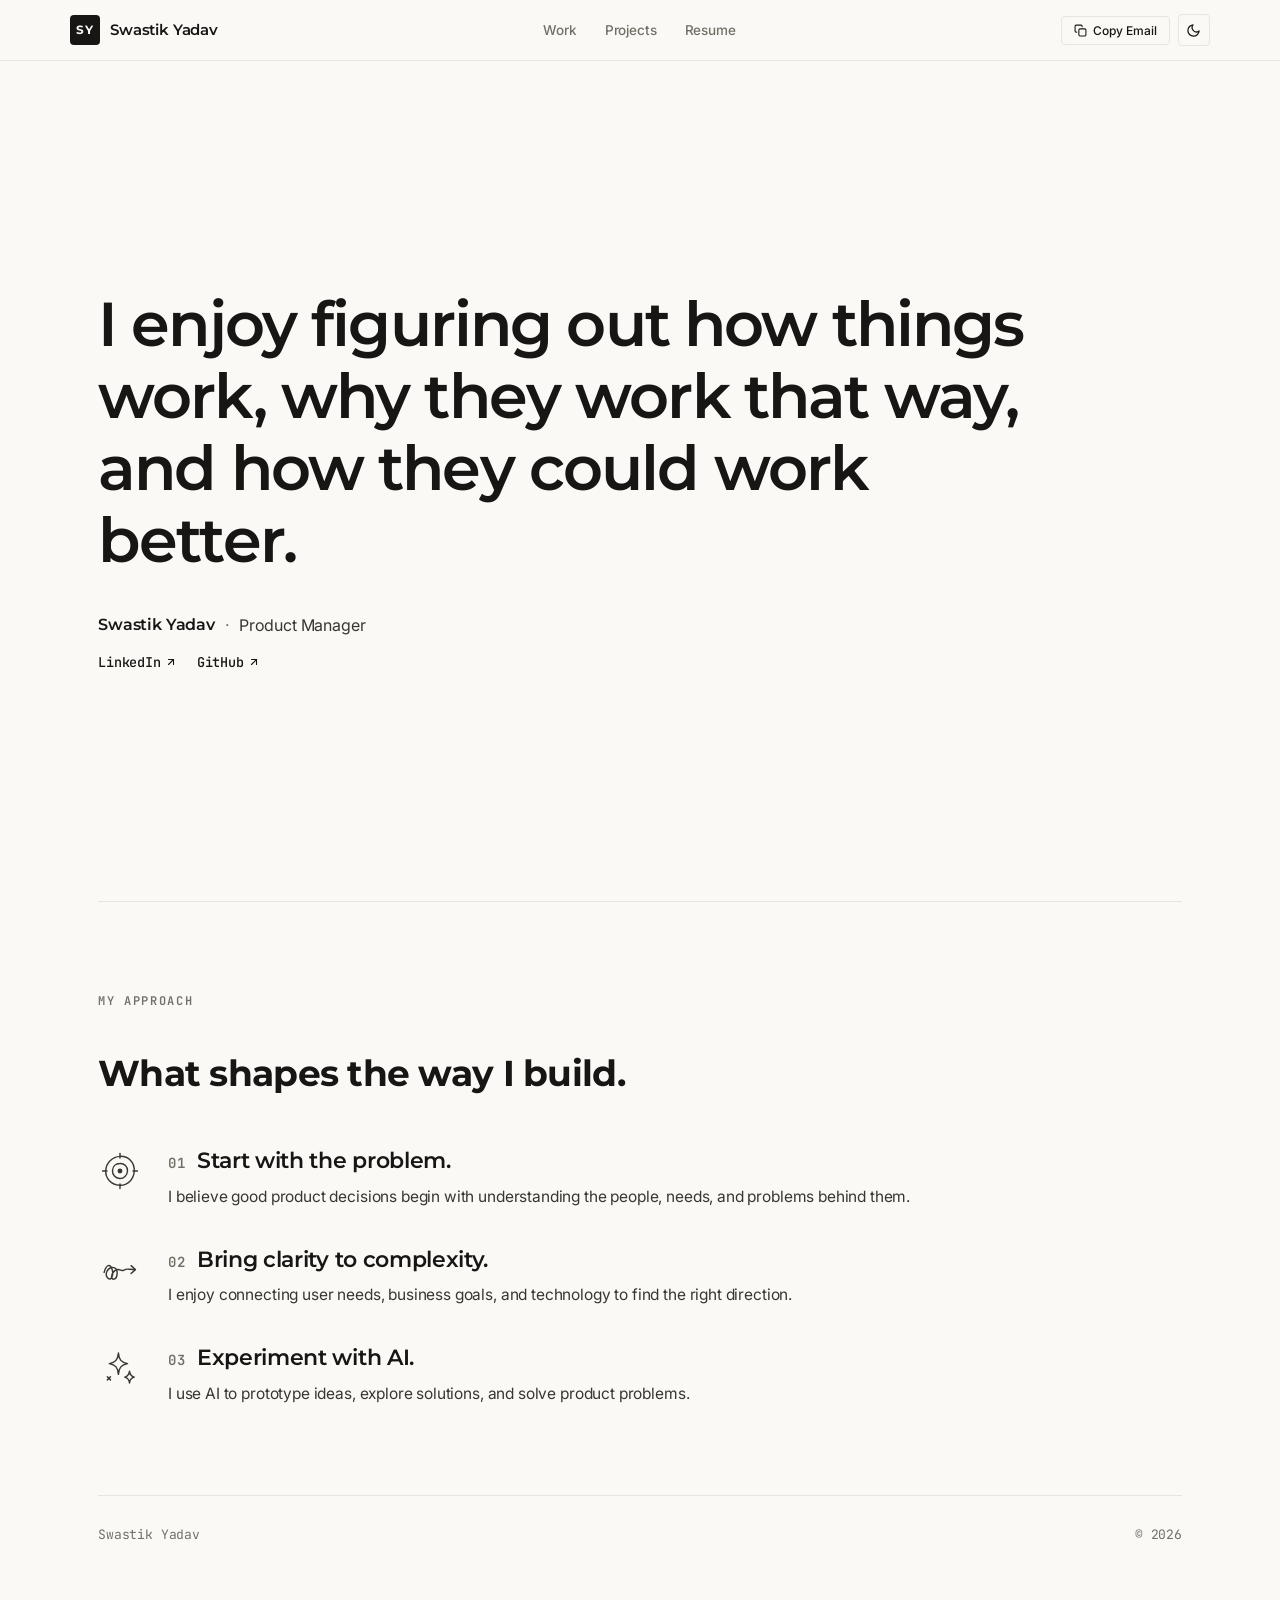
<file: index.html>
<!DOCTYPE html>
<html lang="en">
<head>
  <meta charset="utf-8">
  <meta name="viewport" content="width=device-width, initial-scale=1">
  <title>Swastik Yadav · Product Manager</title>
  <meta name="description" content="I enjoy figuring out how things work, why they work that way, and how they could work better. Swastik Yadav is a Product Manager with 0-to-1 product experience.">
  <meta name="author" content="Swastik Yadav">
  <meta name="robots" content="index, follow">

  <!-- Canonical & Icons -->
  <link rel="icon" href="favicon.svg" type="image/svg+xml">
  <link rel="alternate icon" href="favicon.svg">

  <!-- Social OpenGraph & Twitter Cards -->
  <meta property="og:site_name" content="Swastik Yadav">
  <meta property="og:type" content="profile">
  <meta property="og:title" content="Swastik Yadav · Product Manager">
  <meta property="og:description" content="I enjoy figuring out how things work, why they work that way, and how they could work better.">
  <meta name="twitter:card" content="summary_large_image">
  <meta name="twitter:title" content="Swastik Yadav · Product Manager">
  <meta name="twitter:description" content="I enjoy figuring out how things work, why they work that way, and how they could work better.">

  <!-- Structured Data (JSON-LD) for Search Engines & ATS -->
  <script type="application/ld+json">
  {
    "@context": "https://schema.org",
    "@type": "Person",
    "name": "Swastik Yadav",
    "jobTitle": "Product Manager",
    "email": "mailto:swastik15.work@gmail.com",
    "url": "https://swastikyadav.com",
    "sameAs": [
      "https://github.com/swastik1510",
      "https://www.linkedin.com/in/swastik-yadav15"
    ],
    "alumniOf": {
      "@type": "CollegeOrUniversity",
      "name": "Vellore Institute of Technology, Bhopal"
    }
  }
  </script>

  <!-- Instant Theme Execution -->
  <script>
    (function() {
      const saved = localStorage.getItem('theme');
      const theme = (saved === 'dark') ? 'dark' : 'light';
      document.documentElement.dataset.theme = theme;
    })();
  </script>

  <!-- Fonts and Stylesheets -->
  <link rel="preconnect" href="https://fonts.googleapis.com">
  <link rel="preconnect" href="https://fonts.gstatic.com" crossorigin>
  <link rel="stylesheet" href="/styles.css?v=13">
</head>
<body class="page-home">

  <!-- Sticky Top Navigation Bar -->
  <header class="site-header" role="banner">
    <div class="header-container">
      <a class="brand" href="/" aria-label="Swastik Yadav Home">
        <span class="brand-mark">SY</span>
        <span class="brand-name">Swastik Yadav</span>
      </a>

      <!-- Main Navigation -->
      <nav class="site-nav" aria-label="Main Navigation">
        <a href="/work" class="nav-link" data-nav="work">Work</a>
        <a href="/projects" class="nav-link" data-nav="projects">Projects</a>
        <a href="/resume" class="nav-link" data-nav="resume">Resume</a>
      </nav>

      <div class="header-actions">
        <!-- Copy Email Action -->
        <button type="button" class="btn-action" data-copy-email="swastik15.work@gmail.com" aria-label="Copy email address" title="Copy email address">
          <svg viewBox="0 0 24 24" fill="none" stroke-width="2" stroke-linecap="round" stroke-linejoin="round">
            <rect x="9" y="9" width="13" height="13" rx="2" ry="2"></rect>
            <path d="M5 15H4a2 2 0 0 1-2-2V4a2 2 0 0 1 2-2h9a2 2 0 0 1 2 2v1"></path>
          </svg>
          <span>Copy Email</span>
        </button>

        <!-- Theme Toggle -->
        <button type="button" class="theme-toggle" data-theme-toggle aria-label="Toggle color theme" title="Toggle theme">
          <span class="theme-toggle-icon"></span>
        </button>
      </div>
    </div>
  </header>

  <!-- Main Homepage Content (Wide Full Size Website Layout) -->
  <main class="page-container" role="main">
    <div class="home-clean-layout">

      <!-- Hero Statement Section -->
      <section class="hero-quote-block" aria-labelledby="hero-quote">
        <h1 id="hero-quote" class="hero-statement-text">
          I enjoy figuring out how things work, why they work that way, and how they could work better.
        </h1>

        <div class="hero-identity-row">
          <div class="identity-badge-group">
            <span class="identity-name">Swastik Yadav</span>
            <span class="identity-sep">·</span>
            <span class="identity-role">Product Manager</span>
          </div>

          <div class="identity-links">
            <a href="https://linkedin.com/in/swastik-yadav15" target="_blank" rel="noopener noreferrer" class="arrow-link">
              <span>LinkedIn</span>
              <svg width="12" height="12" viewBox="0 0 24 24" fill="none" stroke="currentColor" stroke-width="2.2" stroke-linecap="round" stroke-linejoin="round">
                <line x1="7" y1="17" x2="17" y2="7"></line>
                <polyline points="7 7 17 7 17 17"></polyline>
              </svg>
            </a>
            <a href="https://github.com/swastik1510" target="_blank" rel="noopener noreferrer" class="arrow-link">
              <span>GitHub</span>
              <svg width="12" height="12" viewBox="0 0 24 24" fill="none" stroke="currentColor" stroke-width="2.2" stroke-linecap="round" stroke-linejoin="round">
                <line x1="7" y1="17" x2="17" y2="7"></line>
                <polyline points="7 7 17 7 17 17"></polyline>
              </svg>
            </a>
          </div>
        </div>
      </section>

      <!-- MY APPROACH Section (Vertical Non-Card with Sketchy Shapes) -->
      <section class="approach-block" aria-labelledby="approach-heading">
        <p class="approach-label">MY APPROACH</p>
        <h2 id="approach-heading" class="approach-headline">What shapes the way I build.</h2>

        <div class="approach-vertical-list">
          <!-- Point 01 -->
          <article class="approach-row">
            <div class="approach-sketch-icon" aria-hidden="true" title="Start with the problem">
              <!-- Hand-drawn inquiry target / focus lens sketch -->
              <svg viewBox="0 0 48 48" fill="none" stroke="currentColor" stroke-width="1.8" stroke-linecap="round" stroke-linejoin="round">
                <path d="M24 5.5 C34.5 5, 42.5 13, 42 24 C41.5 34.5, 33.5 42.5, 23.5 42 C13 41.5, 5.5 33.5, 6 23.5 C6.5 13.5, 14 6, 24.5 5.5" />
                <path d="M24 14.5 C29.5 14.2, 33.8 18.5, 33.5 24 C33.2 29.5, 28.8 33.8, 23.5 33.5 C18.2 33.2, 14.2 28.8, 14.5 23.5 C14.8 18.2, 18.5 14.5, 24 14.5" />
                <circle cx="24" cy="24" r="2.2" fill="currentColor" />
                <path d="M24 2 L24 7.5" />
                <path d="M24 40.5 L24 46" />
                <path d="M2 24 L7.5 24" />
                <path d="M40.5 24 L46 24" />
              </svg>
            </div>

            <div class="approach-details">
              <div class="approach-header-line">
                <span class="approach-num">01</span>
                <h3 class="approach-title">Start with the problem.</h3>
              </div>
              <p class="approach-desc">
                I believe good product decisions begin with understanding the people, needs, and problems behind them.
              </p>
            </div>
          </article>

          <!-- Point 02 -->
          <article class="approach-row">
            <div class="approach-sketch-icon" aria-hidden="true" title="Bring clarity to complexity">
              <!-- Hand-drawn design squiggle: tangle resolving into straight arrow -->
              <svg viewBox="0 0 48 48" fill="none" stroke="currentColor" stroke-width="1.8" stroke-linecap="round" stroke-linejoin="round">
                <path d="M4 27 C6.5 17, 12 15, 14.5 25 C16 33, 11.5 38.5, 8 33.5 C4.5 28.5, 8.5 20, 16 21 C22.5 22, 21 34.5, 16.5 35.5 C12.5 36.5, 12 28.5, 18 24.5 C23 20.5, 26.5 27, 29.5 24 C32 21.5, 35 23.5, 43 23.5" />
                <path d="M38 18.5 L43.5 23.5 L38 28.5" />
              </svg>
            </div>

            <div class="approach-details">
              <div class="approach-header-line">
                <span class="approach-num">02</span>
                <h3 class="approach-title">Bring clarity to complexity.</h3>
              </div>
              <p class="approach-desc">
                I enjoy connecting user needs, business goals, and technology to find the right direction.
              </p>
            </div>
          </article>

          <!-- Point 03 -->
          <article class="approach-row">
            <div class="approach-sketch-icon" aria-hidden="true" title="Experiment with AI">
              <!-- Hand-drawn playful sparkles / AI innovation stars -->
              <svg viewBox="0 0 48 48" fill="none" stroke="currentColor" stroke-width="1.8" stroke-linecap="round" stroke-linejoin="round">
                <path d="M22 5 C22.8 13.5, 25.5 17, 33.5 18.5 C25.5 20, 22.8 23.5, 22 32 C21.2 23.5, 18.5 20, 10.5 18.5 C18.5 17, 21.2 13.5, 22 5 Z" />
                <path d="M36 28 C36.5 32.5, 38 34.5, 42 35.5 C38 36.5, 36.5 38.5, 36 43 C35.5 38.5, 34 36.5, 30 35.5 C34 34.5, 35.5 32.5, 36 28 Z" />
                <path d="M8 35 L12 39" />
                <path d="M12 35 L8 39" />
              </svg>
            </div>

            <div class="approach-details">
              <div class="approach-header-line">
                <span class="approach-num">03</span>
                <h3 class="approach-title">Experiment with AI.</h3>
              </div>
              <p class="approach-desc">
                I use AI to prototype ideas, explore solutions, and solve product problems.
              </p>
            </div>
          </article>
        </div>
      </section>

      <!-- Clean Minimal Footer -->
      <footer class="minimal-home-footer" role="contentinfo">
        <div class="minimal-home-footer-inner">
          <span>Swastik Yadav</span>
          <span>© 2026</span>
        </div>
      </footer>

    </div>
  </main>

  <!-- Script for Theme Toggle, Email Copy, and Navigation -->
  <script src="/script.js" defer></script>
</body>
</html>
</file>
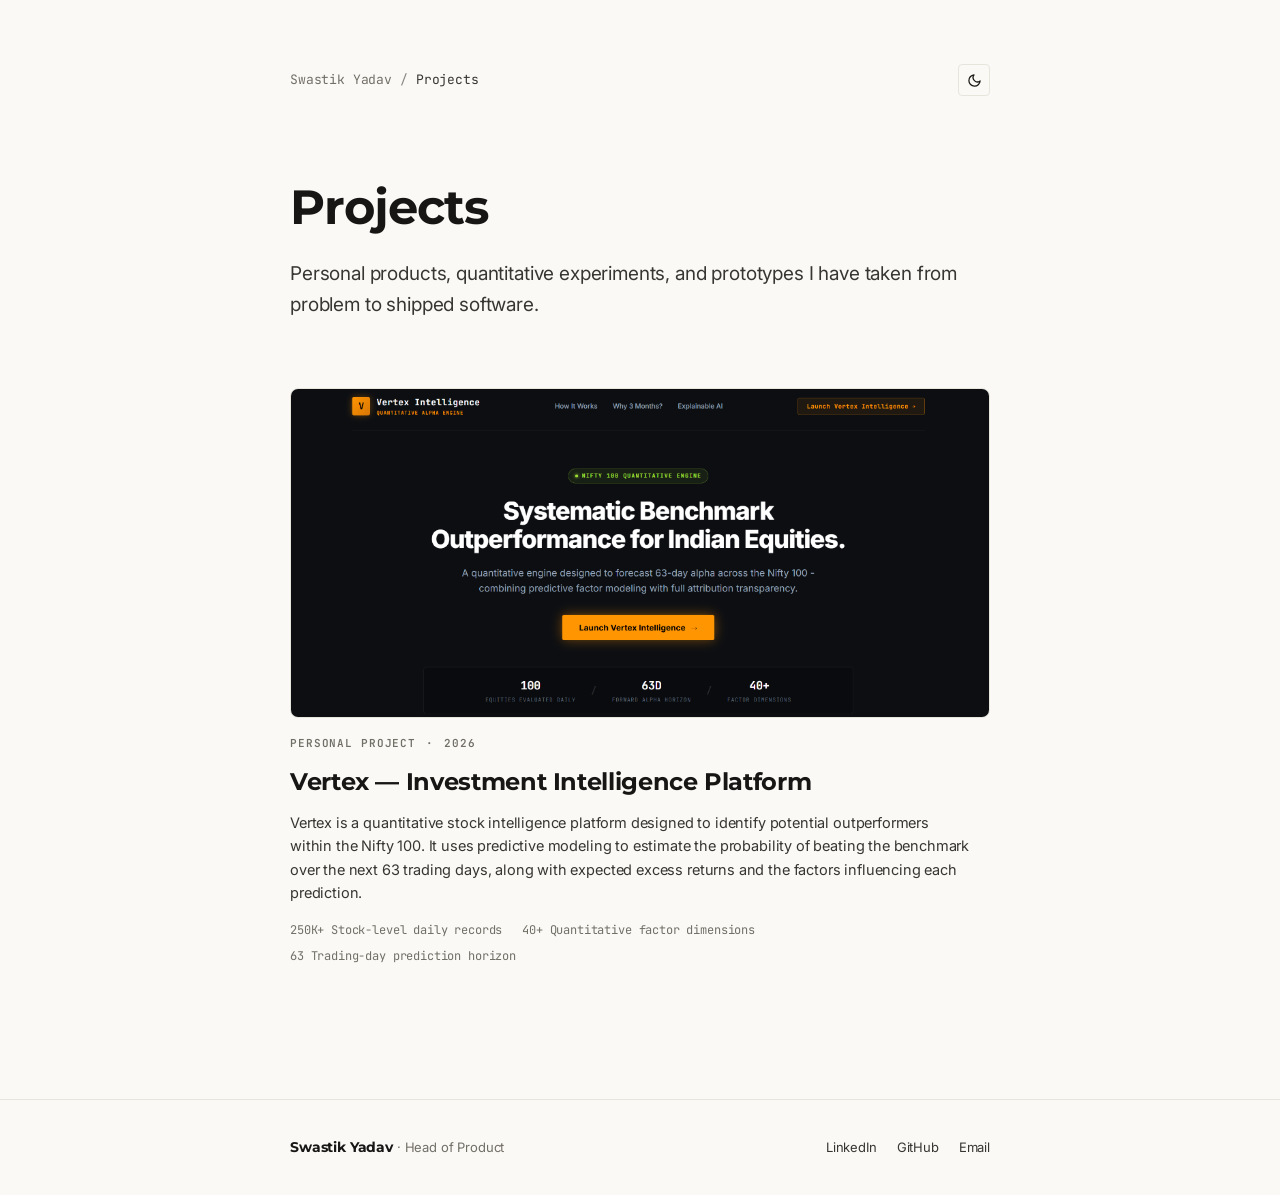
<file: projects.html>
<!DOCTYPE html>
<html lang="en">
<head>
  <meta charset="utf-8">
  <meta name="viewport" content="width=device-width, initial-scale=1">
  <title>Projects · Swastik Yadav</title>
  <meta name="description" content="Personal products, quantitative experiments, and prototypes by Swastik Yadav, Head of Product & Product Builder.">
  <meta name="author" content="Swastik Yadav">
  <meta name="robots" content="index, follow">

  <!-- Canonical & Icons -->
  <link rel="icon" href="/favicon.svg" type="image/svg+xml">
  <link rel="alternate icon" href="/favicon.svg">

  <!-- Social OpenGraph & Twitter Cards -->
  <meta property="og:site_name" content="Swastik Yadav">
  <meta property="og:type" content="website">
  <meta property="og:title" content="Projects · Swastik Yadav">
  <meta property="og:description" content="Personal products, quantitative experiments, and prototypes by Swastik Yadav.">
  <meta name="twitter:card" content="summary_large_image">
  <meta name="twitter:title" content="Projects · Swastik Yadav">
  <meta name="twitter:description" content="Personal products, quantitative experiments, and prototypes by Swastik Yadav.">

  <!-- Structured Data (JSON-LD) -->
  <script type="application/ld+json">
  {
    "@context": "https://schema.org",
    "@type": "CollectionPage",
    "name": "Projects by Swastik Yadav",
    "author": {
      "@type": "Person",
      "name": "Swastik Yadav",
      "url": "https://swastikyadav.com"
    },
    "description": "Personal products, quantitative experiments, and prototypes."
  }
  </script>

  <!-- Instant Theme Execution -->
  <script>
    (function() {
      const saved = localStorage.getItem('theme');
      const theme = (saved === 'dark') ? 'dark' : 'light';
      document.documentElement.dataset.theme = theme;
    })();
  </script>

  <!-- Fonts and Stylesheet -->
  <link rel="preconnect" href="https://fonts.googleapis.com">
  <link rel="preconnect" href="https://fonts.gstatic.com" crossorigin>
  <link rel="stylesheet" href="/styles.css?v=9">
</head>
<body>

  <!-- Main Projects Listing Content -->
  <main class="page-container" role="main">

    <!-- Top Breadcrumb Navigation & Action Row -->
    <div class="subpage-top-bar">
      <nav class="detail-breadcrumb" aria-label="Breadcrumb">
        <a href="/">Swastik Yadav</a>
        <span class="separator">/</span>
        <span class="current">Projects</span>
      </nav>

      <div class="subpage-actions">
        <button type="button" class="theme-toggle" data-theme-toggle aria-label="Toggle color theme" title="Toggle theme">
          <span class="theme-toggle-icon"></span>
        </button>
      </div>
    </div>

    <!-- Page Header (Ujjwal Kumar Style) -->
    <header class="page-header-block">
      <h1 class="page-title">Projects</h1>
      <p class="page-subtitle">
        Personal products, quantitative experiments, and prototypes I have taken from problem to shipped software.
      </p>
    </header>

    <!-- Projects Showcase Stack -->
    <section class="showcase-list" aria-label="Selected Personal Projects">

      <!-- Vertex Entry -->
      <article class="showcase-entry">
        <!-- Visual Frame (Mockup / Preview) -->
        <a href="/projects/vertex" class="showcase-media" aria-label="Open Vertex">
          <img src="/assets/vertex.png" alt="Vertex Intelligence — Systematic Benchmark Outperformance for Indian Equities" loading="lazy">
        </a>

        <!-- Metadata Row -->
        <div class="showcase-meta">
          <span>Personal Project</span>
          <span>·</span>
          <span>2026</span>
        </div>

        <!-- Title -->
        <h2 class="showcase-title">
          <a href="/projects/vertex">Vertex — Investment Intelligence Platform</a>
        </h2>

        <!-- Description -->
        <p class="showcase-desc">
          Vertex is a quantitative stock intelligence platform designed to identify potential outperformers within the Nifty 100. It uses predictive modeling to estimate the probability of beating the benchmark over the next 63 trading days, along with expected excess returns and the factors influencing each prediction.
        </p>

        <!-- Monospace Specs / Highlights -->
        <div class="showcase-specs">
          <span class="showcase-spec-item">250K+ Stock-level daily records</span>
          <span class="showcase-spec-item">40+ Quantitative factor dimensions</span>
          <span class="showcase-spec-item">63 Trading-day prediction horizon</span>
        </div>
      </article>

    </section>

  </main>

  <!-- Clean Minimalist Footer -->
  <footer class="site-footer" role="contentinfo">
    <div class="footer-container">
      <div class="footer-copy">
        <strong>Swastik Yadav</strong> · Head of Product
      </div>

      <nav class="footer-links" aria-label="Social and professional links">
        <a class="footer-link" href="https://linkedin.com/in/swastik-yadav15" target="_blank" rel="noopener noreferrer">LinkedIn</a>
        <a class="footer-link" href="https://github.com/swastik1510" target="_blank" rel="noopener noreferrer">GitHub</a>
        <a class="footer-link" href="mailto:swastik15.work@gmail.com">Email</a>
      </nav>
    </div>
  </footer>

  <!-- Script for Theme Toggle, Email Copy, and Navigation -->
  <script src="/script.js" defer></script>
</body>
</html>
</file>
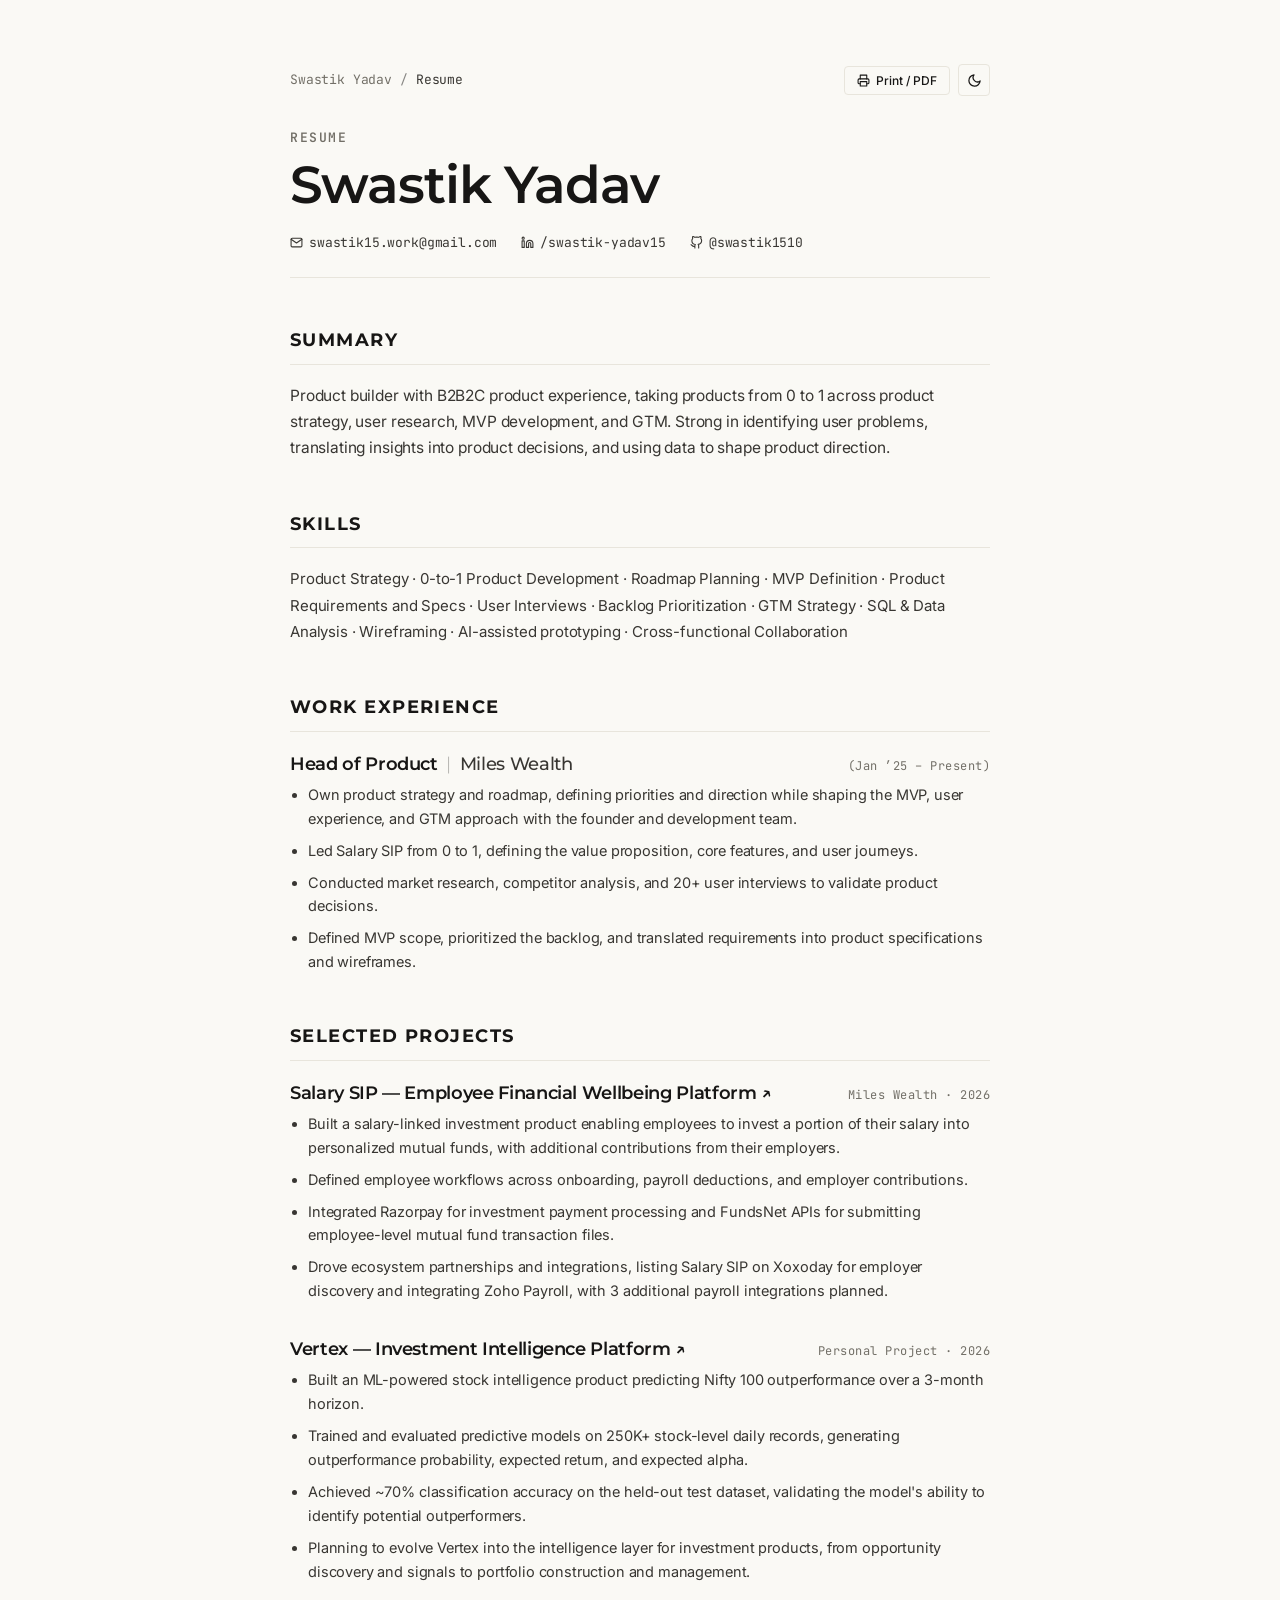
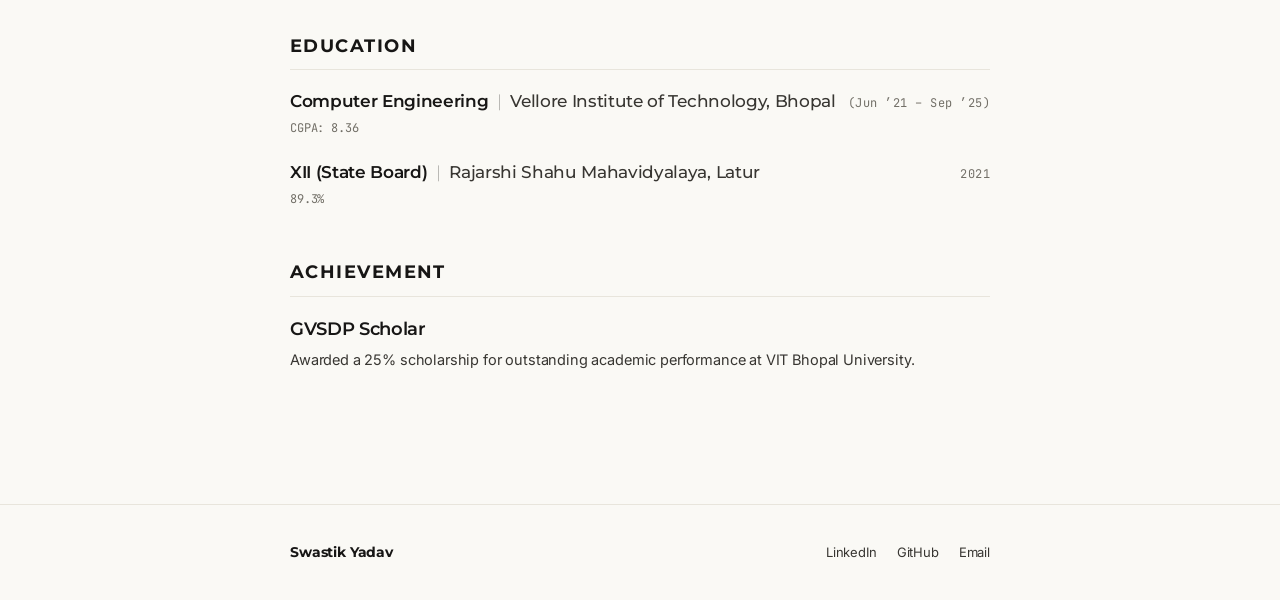
<file: resume.html>
<!DOCTYPE html>
<html lang="en">
<head>
  <meta charset="utf-8">
  <meta name="viewport" content="width=device-width, initial-scale=1">
  <title>Resume · Swastik Yadav — Head of Product</title>
  <meta name="description" content="Resume of Swastik Yadav, Head of Product & 0-to-1 Product Builder. Experience leading B2B2C fintech products, quantitative platforms, user research, and ecosystem integrations.">
  <meta name="author" content="Swastik Yadav">
  <meta name="robots" content="index, follow">

  <!-- Canonical & Icons -->
  <link rel="icon" href="/favicon.svg" type="image/svg+xml">
  <link rel="alternate icon" href="/favicon.svg">

  <!-- Social OpenGraph & Twitter Cards -->
  <meta property="og:site_name" content="Swastik Yadav">
  <meta property="og:type" content="profile">
  <meta property="og:title" content="Resume · Swastik Yadav — Head of Product">
  <meta property="og:description" content="Resume of Swastik Yadav, Head of Product & 0-to-1 Product Builder. Experience leading B2B2C fintech products, quantitative platforms, user research, and ecosystem integrations.">
  <meta name="twitter:card" content="summary_large_image">
  <meta name="twitter:title" content="Resume · Swastik Yadav — Head of Product">
  <meta name="twitter:description" content="Resume of Swastik Yadav, Head of Product & 0-to-1 Product Builder.">

  <!-- Structured Data (JSON-LD) -->
  <script type="application/ld+json">
  {
    "@context": "https://schema.org",
    "@type": "Person",
    "name": "Swastik Yadav",
    "jobTitle": "Head of Product",
    "url": "https://swastikyadav.com/resume",
    "email": "swastik15.work@gmail.com",
    "sameAs": [
      "https://linkedin.com/in/swastik-yadav15",
      "https://github.com/swastik1510"
    ]
  }
  </script>

  <!-- Instant Theme Execution -->
  <script>
    (function() {
      const saved = localStorage.getItem('theme');
      const theme = (saved === 'dark') ? 'dark' : 'light';
      document.documentElement.dataset.theme = theme;
    })();
  </script>

  <!-- Preconnect and Stylesheets -->
  <link rel="preconnect" href="https://fonts.googleapis.com">
  <link rel="preconnect" href="https://fonts.gstatic.com" crossorigin>
  <link rel="stylesheet" href="/styles.css?v=9">
</head>
<body>

  <!-- Main Content Sheet -->
  <main class="resume-page" role="main">

    <!-- Top Breadcrumb Navigation & Action Row -->
    <div class="subpage-top-bar">
      <nav class="detail-breadcrumb" aria-label="Breadcrumb">
        <a href="/">Swastik Yadav</a>
        <span class="separator">/</span>
        <span class="current">Resume</span>
      </nav>

      <div class="subpage-actions">
        <!-- Print / PDF Action -->
        <button type="button" class="btn-action" data-action-print aria-label="Print or download PDF resume" title="Print / Download PDF">
          <svg viewBox="0 0 24 24" fill="none" stroke-width="2" stroke-linecap="round" stroke-linejoin="round">
            <polyline points="6 9 6 2 18 2 18 9"></polyline>
            <path d="M6 18H4a2 2 0 0 1-2-2v-5a2 2 0 0 1 2-2h16a2 2 0 0 1 2 2v5a2 2 0 0 1-2 2h-2"></path>
            <rect x="6" y="14" width="12" height="8"></rect>
          </svg>
          <span>Print / PDF</span>
        </button>

        <!-- Theme Toggle -->
        <button type="button" class="theme-toggle" data-theme-toggle aria-label="Toggle color theme" title="Toggle theme">
          <span class="theme-toggle-icon"></span>
        </button>
      </div>
    </div>

    <section class="resume-sheet" aria-labelledby="resume-title">

      <!-- Header / Identity block -->
      <div class="resume-head">
        <p class="eyebrow">Resume</p>
        <h1 id="resume-title">Swastik Yadav</h1>

        <div class="resume-meta">
          <a class="resume-meta-item" href="mailto:swastik15.work@gmail.com">
            <svg viewBox="0 0 24 24" fill="none" stroke-width="2" stroke-linecap="round" stroke-linejoin="round">
              <path d="M4 4h16c1.1 0 2 .9 2 2v12c0 1.1-.9 2-2 2H4c-1.1 0-2-.9-2-2V6c0-1.1.9-2 2-2z"></path>
              <polyline points="22,6 12,13 2,6"></polyline>
            </svg>
            <span>swastik15.work@gmail.com</span>
          </a>

          <a class="resume-meta-item" href="https://linkedin.com/in/swastik-yadav15" target="_blank" rel="noopener noreferrer">
            <svg viewBox="0 0 24 24" fill="none" stroke-width="2" stroke-linecap="round" stroke-linejoin="round">
              <path d="M16 8a6 6 0 0 1 6 6v7h-4v-7a2 2 0 0 0-2-2 2 2 0 0 0-2 2v7h-4v-7a6 6 0 0 1 6-6z"></path>
              <rect x="2" y="9" width="4" height="12"></rect>
              <circle cx="4" cy="4" r="2"></circle>
            </svg>
            <span>/swastik-yadav15</span>
          </a>

          <a class="resume-meta-item" href="https://github.com/swastik1510" target="_blank" rel="noopener noreferrer">
            <svg viewBox="0 0 24 24" fill="none" stroke-width="2" stroke-linecap="round" stroke-linejoin="round">
              <path d="M9 19c-5 1.5-5-2.5-7-3m14 6v-3.87a3.37 3.37 0 0 0-.94-2.61c3.14-.35 6.44-1.54 6.44-7A5.44 5.44 0 0 0 20 4.77 5.07 5.07 0 0 0 19.91 1S18.73.65 16 2.48a13.38 13.38 0 0 0-7 0C6.27.65 5.09 1 5.09 1A5.07 5.07 0 0 0 5 4.77a5.44 5.44 0 0 0-1.5 3.78c0 5.42 3.3 6.61 6.44 7A3.37 3.37 0 0 0 9 18.13V22"></path>
            </svg>
            <span>@swastik1510</span>
          </a>
        </div>
      </div>

      <!-- Summary Section -->
      <section class="resume-section" aria-labelledby="summary-heading">
        <h2 id="summary-heading" class="section-title">Summary</h2>
        <p class="summary-text">
          Product builder with B2B2C product experience, taking products from 0 to 1 across product strategy, user research, MVP development, and GTM. Strong in identifying user problems, translating insights into product decisions, and using data to shape product direction.
        </p>
      </section>

      <!-- Skills Section -->
      <section class="resume-section" aria-labelledby="skills-heading">
        <h2 id="skills-heading" class="section-title">Skills</h2>
        <p class="skills-list">
          Product Strategy · 0-to-1 Product Development · Roadmap Planning · MVP Definition · Product Requirements and Specs · User Interviews · Backlog Prioritization · GTM Strategy · SQL &amp; Data Analysis · Wireframing · AI-assisted prototyping · Cross-functional Collaboration
        </p>
      </section>

      <!-- Work Experience Section -->
      <section class="resume-section" aria-labelledby="experience-heading">
        <h2 id="experience-heading" class="section-title">Work Experience</h2>
        <div class="resume-stack">
          
          <article class="resume-entry">
            <div class="resume-entry-header">
              <h3 class="resume-entry-title">Head of Product <span class="divider-slash">|</span> <span class="org-name">Miles Wealth</span></h3>
              <span class="resume-date">(Jan ’25 – Present)</span>
            </div>
            <ul class="resume-bullets">
              <li>Own product strategy and roadmap, defining priorities and direction while shaping the MVP, user experience, and GTM approach with the founder and development team.</li>
              <li>Led Salary SIP from 0 to 1, defining the value proposition, core features, and user journeys.</li>
              <li>Conducted market research, competitor analysis, and 20+ user interviews to validate product decisions.</li>
              <li>Defined MVP scope, prioritized the backlog, and translated requirements into product specifications and wireframes.</li>
            </ul>
          </article>

        </div>
      </section>

      <!-- Selected Projects Section -->
      <section class="resume-section" aria-labelledby="projects-heading">
        <h2 id="projects-heading" class="section-title">Selected Projects</h2>
        <div class="resume-stack">
          
          <!-- Salary SIP -->
          <article class="resume-entry">
            <div class="resume-entry-header">
              <h3 class="resume-entry-title">
                <a href="/work/salary-sip">Salary SIP — Employee Financial Wellbeing Platform ↗</a>
              </h3>
              <span class="resume-date">Miles Wealth · 2026</span>
            </div>
            <ul class="resume-bullets">
              <li>Built a salary-linked investment product enabling employees to invest a portion of their salary into personalized mutual funds, with additional contributions from their employers.</li>
              <li>Defined employee workflows across onboarding, payroll deductions, and employer contributions.</li>
              <li>Integrated Razorpay for investment payment processing and FundsNet APIs for submitting employee-level mutual fund transaction files.</li>
              <li>Drove ecosystem partnerships and integrations, listing Salary SIP on Xoxoday for employer discovery and integrating Zoho Payroll, with 3 additional payroll integrations planned.</li>
            </ul>
          </article>

          <!-- Vertex -->
          <article class="resume-entry">
            <div class="resume-entry-header">
              <h3 class="resume-entry-title">
                <a href="/projects/vertex">Vertex — Investment Intelligence Platform ↗</a>
              </h3>
              <span class="resume-date">Personal Project · 2026</span>
            </div>
            <ul class="resume-bullets">
              <li>Built an ML-powered stock intelligence product predicting Nifty 100 outperformance over a 3-month horizon.</li>
              <li>Trained and evaluated predictive models on 250K+ stock-level daily records, generating outperformance probability, expected return, and expected alpha.</li>
              <li>Achieved ~70% classification accuracy on the held-out test dataset, validating the model's ability to identify potential outperformers.</li>
              <li>Planning to evolve Vertex into the intelligence layer for investment products, from opportunity discovery and signals to portfolio construction and management.</li>
            </ul>
          </article>

        </div>
      </section>

      <!-- Education Section -->
      <section class="resume-section" aria-labelledby="education-heading">
        <h2 id="education-heading" class="section-title">Education</h2>
        <div class="education-stack">
          
          <!-- VIT Bhopal -->
          <div class="education-item">
            <div class="education-item-header">
              <h3 class="education-degree">Computer Engineering <span class="divider-slash">|</span> <span class="org-name">Vellore Institute of Technology, Bhopal</span></h3>
              <span class="resume-date">(Jun ’21 – Sep ’25)</span>
            </div>
            <p class="education-meta">CGPA: 8.36</p>
          </div>

          <!-- XII State Board -->
          <div class="education-item">
            <div class="education-item-header">
              <h3 class="education-degree">XII (State Board) <span class="divider-slash">|</span> <span class="org-name">Rajarshi Shahu Mahavidyalaya, Latur</span></h3>
              <span class="resume-date">2021</span>
            </div>
            <p class="education-meta">89.3%</p>
          </div>

        </div>
      </section>

      <!-- Achievement Section -->
      <section class="resume-section" aria-labelledby="achievement-heading">
        <h2 id="achievement-heading" class="section-title">Achievement</h2>
        <div class="resume-stack">
          
          <article class="resume-entry">
            <div class="resume-entry-header">
              <h3 class="resume-entry-title">GVSDP Scholar</h3>
            </div>
            <p class="achievement-desc">
              Awarded a 25% scholarship for outstanding academic performance at VIT Bhopal University.
            </p>
          </article>

        </div>
      </section>

    </section>
  </main>

  <!-- Clean Minimalist Footer -->
  <footer class="site-footer" role="contentinfo">
    <div class="footer-container">
      <div class="footer-copy">
        <strong>Swastik Yadav</strong>
      </div>

      <nav class="footer-links" aria-label="Social and professional links">
        <a class="footer-link" href="https://linkedin.com/in/swastik-yadav15" target="_blank" rel="noopener noreferrer">LinkedIn</a>
        <a class="footer-link" href="https://github.com/swastik1510" target="_blank" rel="noopener noreferrer">GitHub</a>
        <a class="footer-link" href="mailto:swastik15.work@gmail.com">Email</a>
      </nav>
    </div>
  </footer>

  <!-- Script for Theme Toggle, Email Copy, and Print Action -->
  <script src="script.js" defer></script>
</body>
</html>
</file>
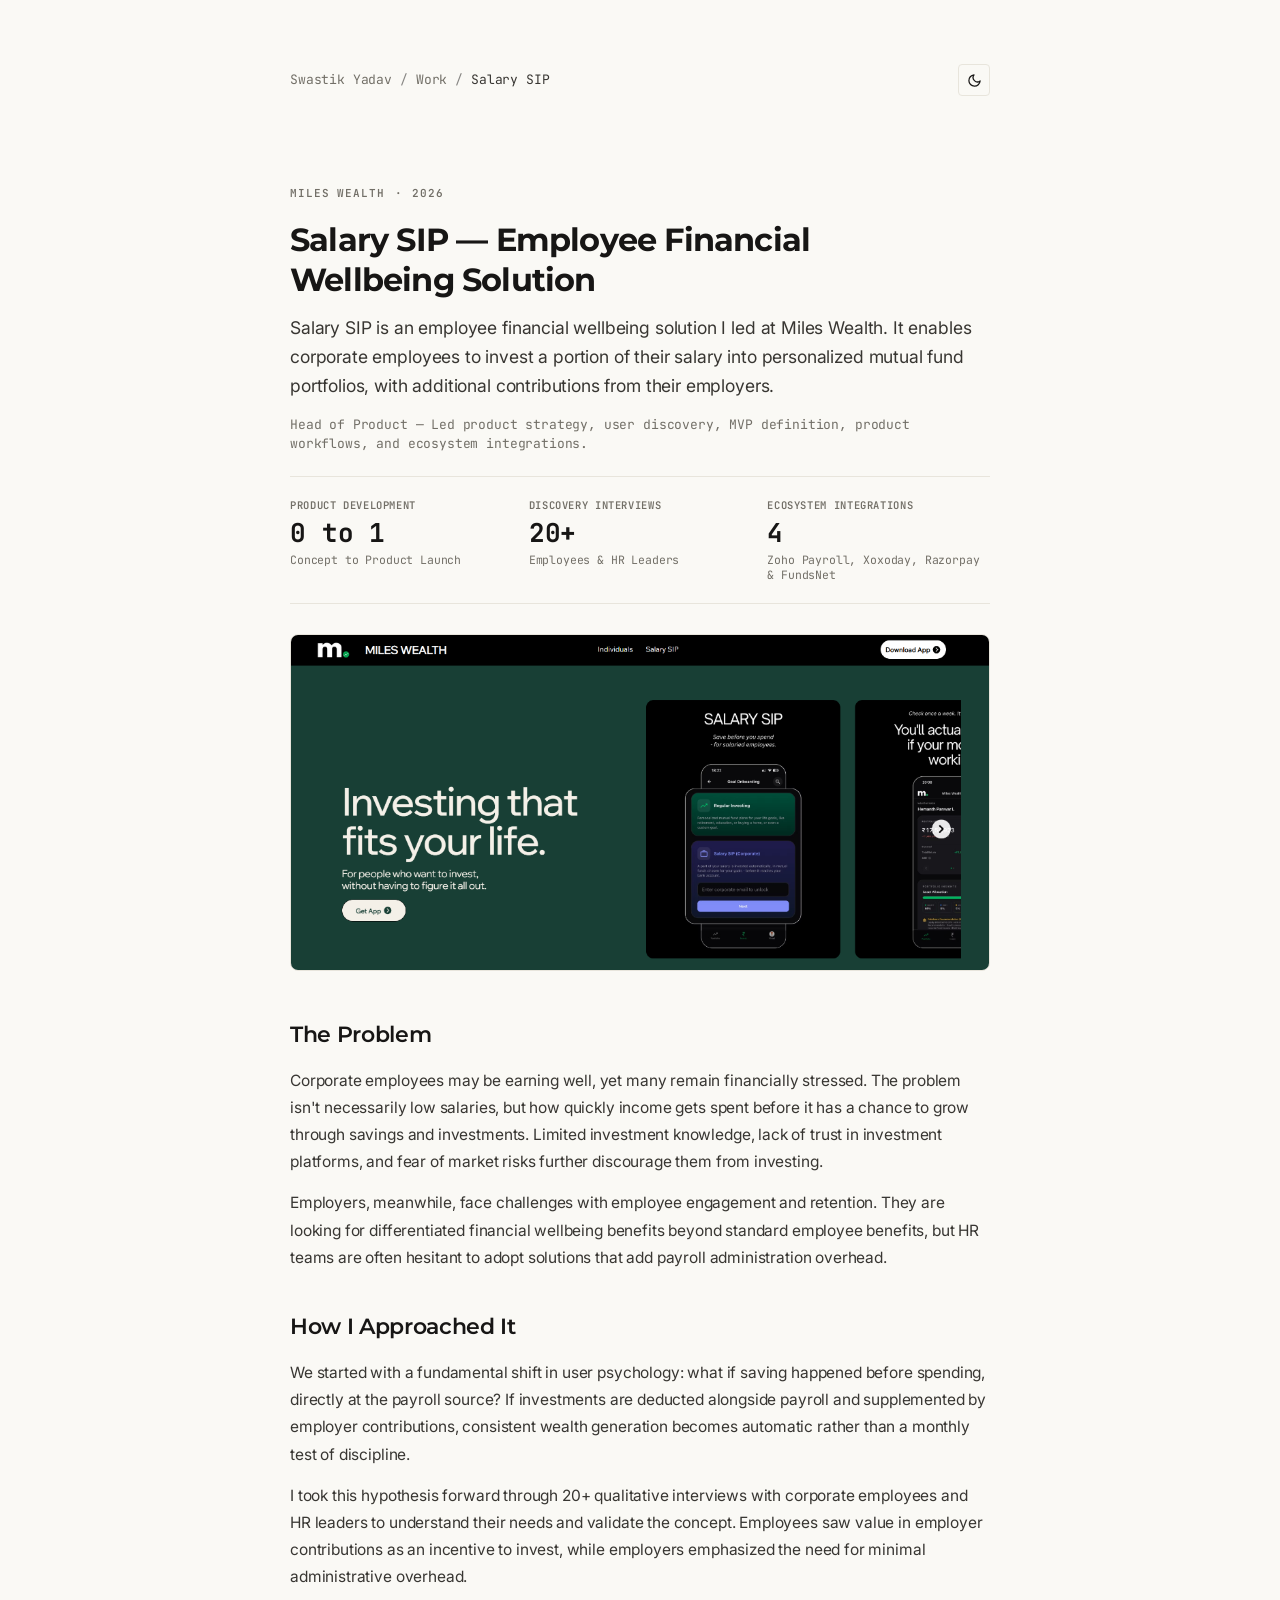
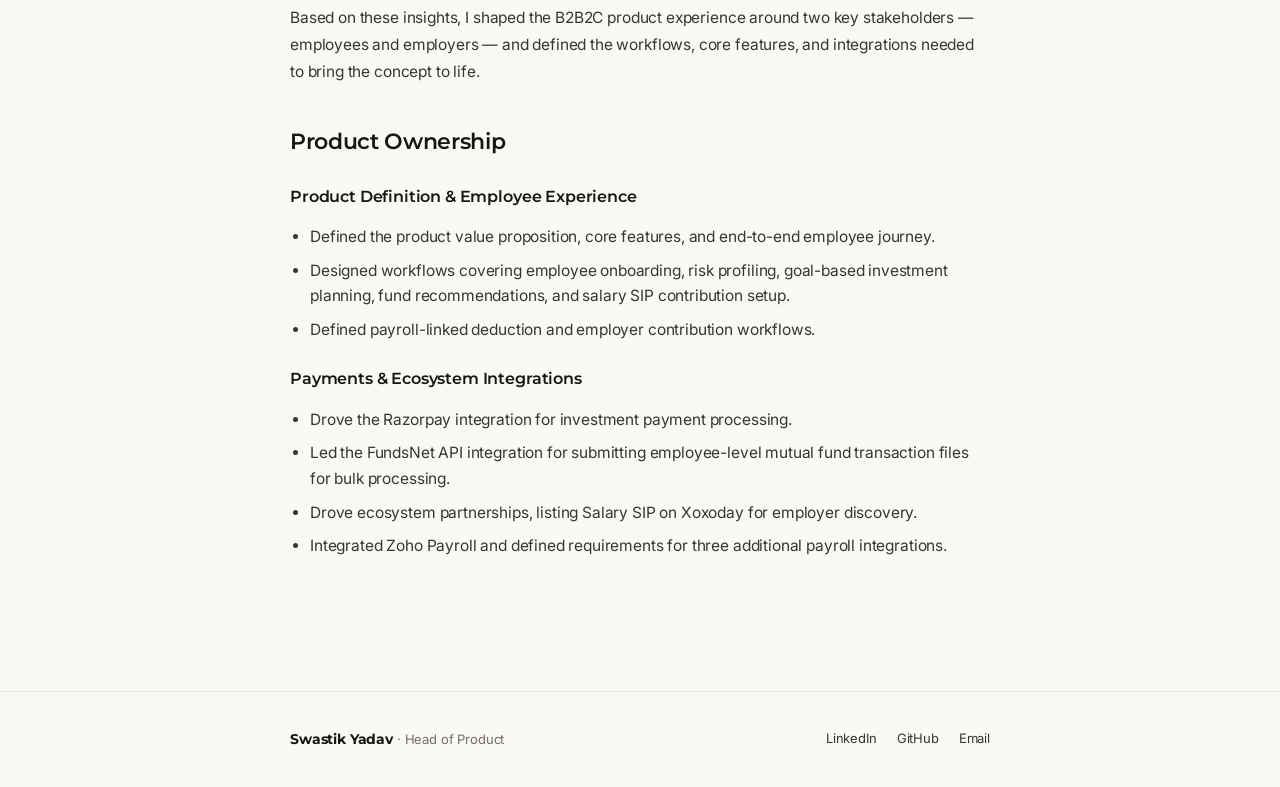
<file: salary-sip.html>
<!DOCTYPE html>
<html lang="en">
<head>
  <meta charset="utf-8">
  <meta name="viewport" content="width=device-width, initial-scale=1">
  <title>Salary SIP — Employee Financial Wellbeing Solution · Swastik Yadav</title>
  <meta name="description" content="Salary SIP is an employee financial wellbeing solution led by Swastik Yadav at Miles Wealth, enabling corporate employees to invest directly from payroll with employer contributions.">
  <meta name="author" content="Swastik Yadav">
  <meta name="robots" content="index, follow">

  <!-- Canonical & Icons -->
  <link rel="icon" href="/favicon.svg" type="image/svg+xml">
  <link rel="alternate icon" href="/favicon.svg">

  <!-- Social OpenGraph & Twitter Cards -->
  <meta property="og:site_name" content="Swastik Yadav">
  <meta property="og:type" content="article">
  <meta property="og:title" content="Salary SIP — Employee Financial Wellbeing Solution · Swastik Yadav">
  <meta property="og:description" content="Salary SIP is an employee financial wellbeing solution I led at Miles Wealth. It enables corporate employees to invest a portion of their salary into personalized mutual fund portfolios, with additional contributions from their employers.">
  <meta name="twitter:card" content="summary_large_image">
  <meta name="twitter:title" content="Salary SIP — Employee Financial Wellbeing Solution · Swastik Yadav">
  <meta name="twitter:description" content="Salary SIP is an employee financial wellbeing solution I led at Miles Wealth. It enables corporate employees to invest a portion of their salary into personalized mutual fund portfolios, with additional contributions from their employers.">

  <!-- Structured Data (JSON-LD) -->
  <script type="application/ld+json">
  {
    "@context": "https://schema.org",
    "@type": "CreativeWork",
    "name": "Salary SIP — Employee Financial Wellbeing Solution",
    "author": {
      "@type": "Person",
      "name": "Swastik Yadav",
      "jobTitle": "Head of Product",
      "worksFor": {
        "@type": "Organization",
        "name": "Miles Wealth"
      }
    },
    "description": "Salary SIP is an employee financial wellbeing solution I led at Miles Wealth. It enables corporate employees to invest a portion of their salary into personalized mutual fund portfolios, with additional contributions from their employers."
  }
  </script>

  <!-- Instant Theme Execution -->
  <script>
    (function() {
      const saved = localStorage.getItem('theme');
      const theme = (saved === 'dark') ? 'dark' : 'light';
      document.documentElement.dataset.theme = theme;
    })();
  </script>

  <!-- Fonts and Stylesheet -->
  <link rel="preconnect" href="https://fonts.googleapis.com">
  <link rel="preconnect" href="https://fonts.gstatic.com" crossorigin>
  <link rel="stylesheet" href="/styles.css?v=9">
</head>
<body>

  <!-- Main Work Detail Content -->
  <main class="page-container" role="main">

    <!-- Top Breadcrumb Navigation & Action Row -->
    <div class="subpage-top-bar">
      <nav class="detail-breadcrumb" aria-label="Breadcrumb">
        <a href="/">Swastik Yadav</a>
        <span class="separator">/</span>
        <a href="/work">Work</a>
        <span class="separator">/</span>
        <span class="current">Salary SIP</span>
      </nav>

      <div class="subpage-actions">
        <button type="button" class="theme-toggle" data-theme-toggle aria-label="Toggle color theme" title="Toggle theme">
          <span class="theme-toggle-icon"></span>
        </button>
      </div>
    </div>

    <article class="detail-article" aria-labelledby="detail-title">

      <!-- Detail Header Block (Ujjwal Kumar Editorial Style) -->
      <header class="detail-header">
        <div class="detail-eyebrow">
          <span>Miles Wealth</span>
          <span>·</span>
          <span>2026</span>
        </div>

        <h1 id="detail-title" class="detail-title">Salary SIP — Employee Financial Wellbeing Solution</h1>

        <p class="detail-lead">
          Salary SIP is an employee financial wellbeing solution I led at Miles Wealth. It enables corporate employees to invest a portion of their salary into personalized mutual fund portfolios, with additional contributions from their employers.
        </p>

        <p class="detail-role">Head of Product — Led product strategy, user discovery, MVP definition, product workflows, and ecosystem integrations.</p>

        <!-- 3-Column Highlights Grid -->
        <div class="detail-stats-grid" aria-label="Key Product Highlights">
          <div class="detail-stat-item">
            <span class="detail-stat-label-top">Product Development</span>
            <span class="detail-stat-value">0 to 1</span>
            <span class="detail-stat-label-bottom">Concept to Product Launch</span>
          </div>

          <div class="detail-stat-item">
            <span class="detail-stat-label-top">Discovery Interviews</span>
            <span class="detail-stat-value">20+</span>
            <span class="detail-stat-label-bottom">Employees &amp; HR Leaders</span>
          </div>

          <div class="detail-stat-item">
            <span class="detail-stat-label-top">Ecosystem Integrations</span>
            <span class="detail-stat-value">4</span>
            <span class="detail-stat-label-bottom">Zoho Payroll, Xoxoday, Razorpay &amp; FundsNet</span>
          </div>
        </div>

        <!-- Product Image Preview (Completely Static) -->
        <div class="detail-media-frame">
          <img src="/assets/salary-sip.png?v=2" alt="Miles Wealth Salary SIP Mobile App Interface" loading="lazy">
        </div>
      </header>

      <!-- The Problem -->
      <section class="detail-section" aria-labelledby="problem-heading">
        <h2 id="problem-heading" class="detail-section-title">The Problem</h2>
        <p>
          Corporate employees may be earning well, yet many remain financially stressed. The problem isn't necessarily low salaries, but how quickly income gets spent before it has a chance to grow through savings and investments. Limited investment knowledge, lack of trust in investment platforms, and fear of market risks further discourage them from investing.
        </p>
        <p>
          Employers, meanwhile, face challenges with employee engagement and retention. They are looking for differentiated financial wellbeing benefits beyond standard employee benefits, but HR teams are often hesitant to adopt solutions that add payroll administration overhead.
        </p>
      </section>

      <!-- How I Approached It -->
      <section class="detail-section" aria-labelledby="approach-heading">
        <h2 id="approach-heading" class="detail-section-title">How I Approached It</h2>
        <p>
          We started with a fundamental shift in user psychology: what if saving happened before spending, directly at the payroll source? If investments are deducted alongside payroll and supplemented by employer contributions, consistent wealth generation becomes automatic rather than a monthly test of discipline.
        </p>
        <p>
          I took this hypothesis forward through 20+ qualitative interviews with corporate employees and HR leaders to understand their needs and validate the concept. Employees saw value in employer contributions as an incentive to invest, while employers emphasized the need for minimal administrative overhead.
        </p>
        <p>
          Based on these insights, I shaped the B2B2C product experience around two key stakeholders — employees and employers — and defined the workflows, core features, and integrations needed to bring the concept to life.
        </p>
      </section>

      <!-- Product Ownership -->
      <section class="detail-section" aria-labelledby="ownership-heading">
        <h2 id="ownership-heading" class="detail-section-title">Product Ownership</h2>

        <h3 class="detail-subsection-title">Product Definition &amp; Employee Experience</h3>
        <ul class="detail-bullet-list">
          <li>Defined the product value proposition, core features, and end-to-end employee journey.</li>
          <li>Designed workflows covering employee onboarding, risk profiling, goal-based investment planning, fund recommendations, and salary SIP contribution setup.</li>
          <li>Defined payroll-linked deduction and employer contribution workflows.</li>
        </ul>

        <h3 class="detail-subsection-title">Payments &amp; Ecosystem Integrations</h3>
        <ul class="detail-bullet-list">
          <li>Drove the Razorpay integration for investment payment processing.</li>
          <li>Led the FundsNet API integration for submitting employee-level mutual fund transaction files for bulk processing.</li>
          <li>Drove ecosystem partnerships, listing Salary SIP on Xoxoday for employer discovery.</li>
          <li>Integrated Zoho Payroll and defined requirements for three additional payroll integrations.</li>
        </ul>
      </section>

    </article>
  </main>

  <!-- Clean Minimalist Footer -->
  <footer class="site-footer" role="contentinfo">
    <div class="footer-container">
      <div class="footer-copy">
        <strong>Swastik Yadav</strong> · Head of Product
      </div>

      <nav class="footer-links" aria-label="Social and professional links">
        <a class="footer-link" href="https://linkedin.com/in/swastik-yadav15" target="_blank" rel="noopener noreferrer">LinkedIn</a>
        <a class="footer-link" href="https://github.com/swastik1510" target="_blank" rel="noopener noreferrer">GitHub</a>
        <a class="footer-link" href="mailto:swastik15.work@gmail.com">Email</a>
      </nav>
    </div>
  </footer>

  <!-- Script for Theme Toggle, Email Copy, and Navigation -->
  <script src="/script.js" defer></script>
</body>
</html>
</file>
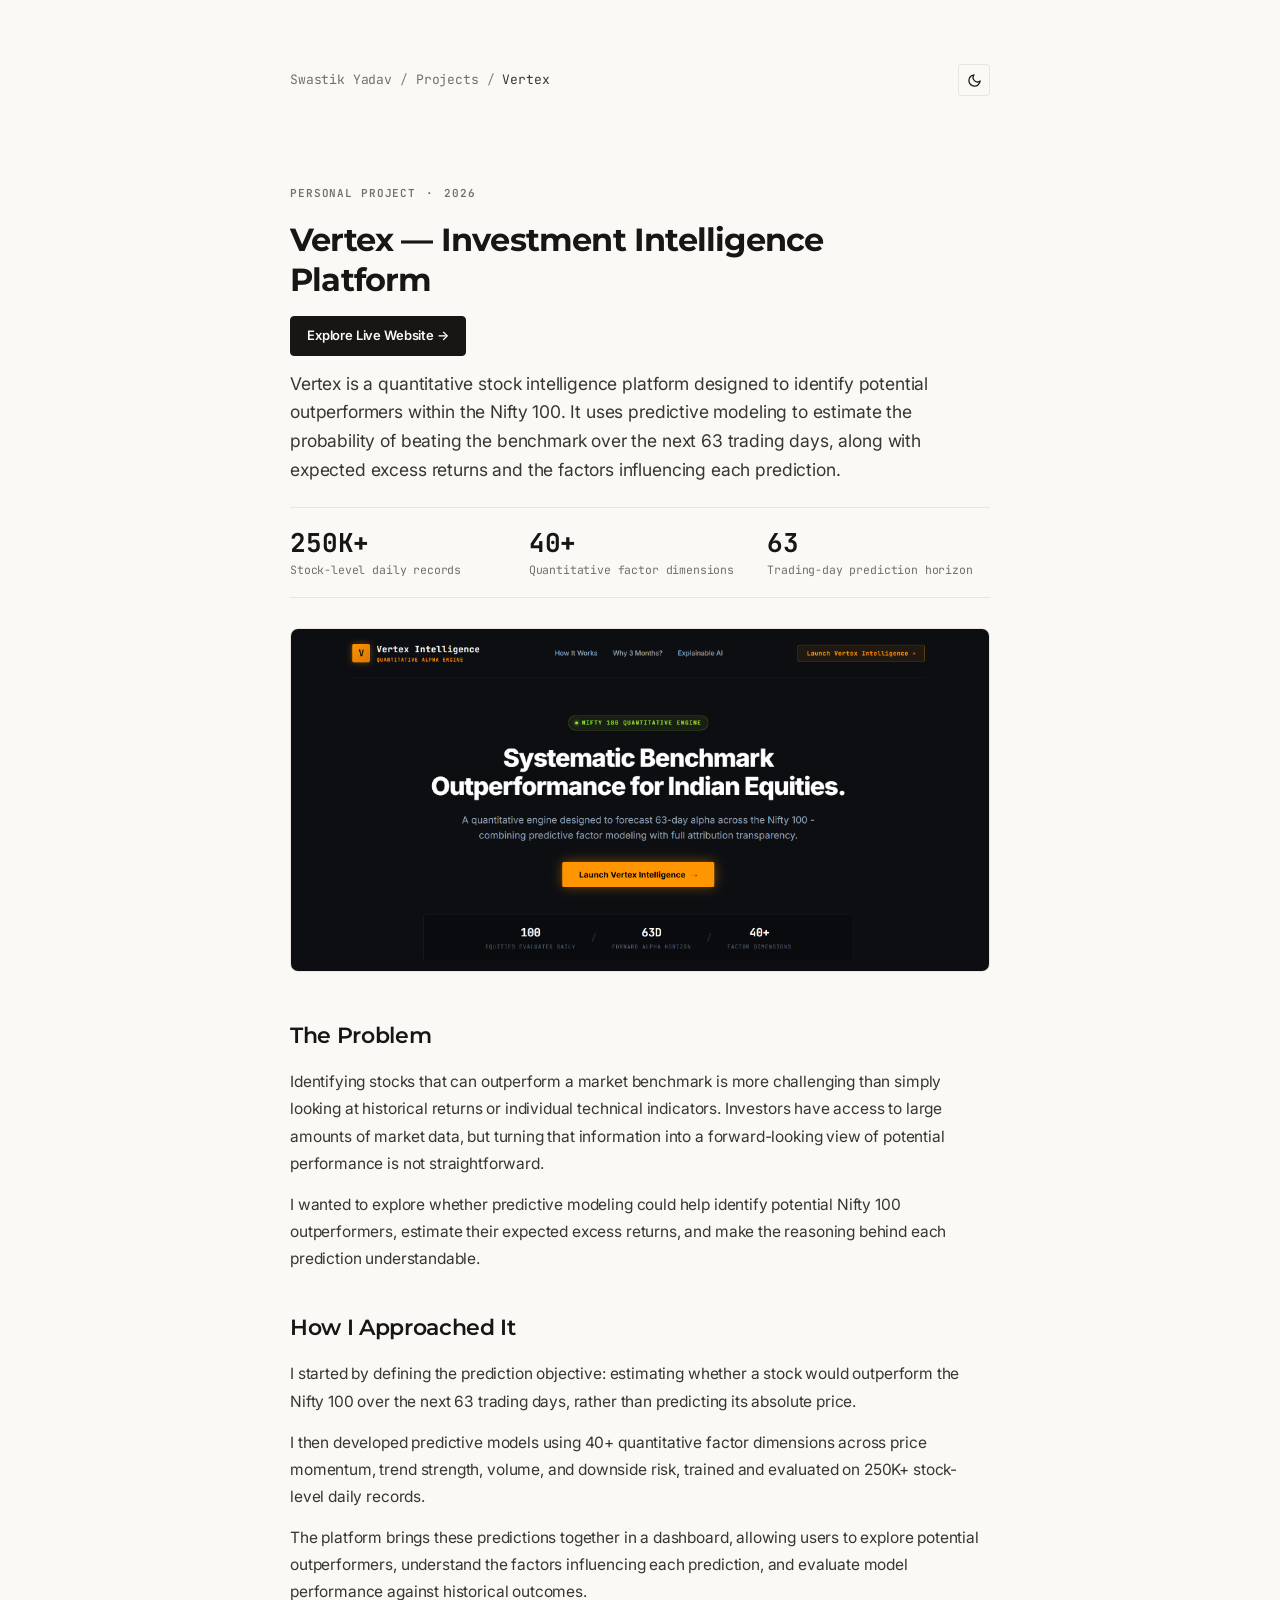
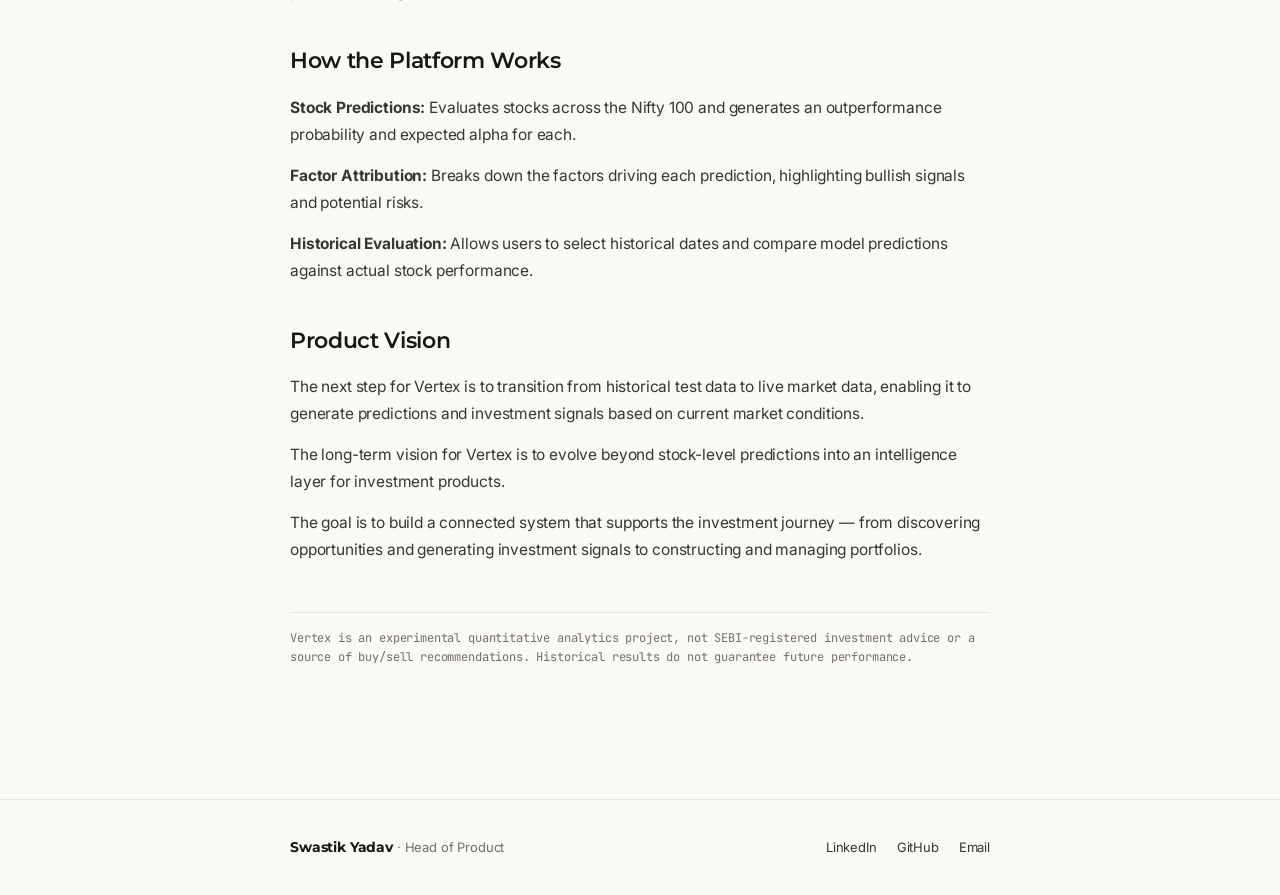
<file: vertex.html>
<!DOCTYPE html>
<html lang="en">
<head>
  <meta charset="utf-8">
  <meta name="viewport" content="width=device-width, initial-scale=1">
  <title>Vertex — Investment Intelligence Platform · Swastik Yadav</title>
  <meta name="description" content="Vertex is a quantitative stock intelligence platform designed to identify potential outperformers within the Nifty 100 using predictive factor modeling.">
  <meta name="author" content="Swastik Yadav">
  <meta name="robots" content="index, follow">

  <!-- Canonical & Icons -->
  <link rel="icon" href="/favicon.svg" type="image/svg+xml">
  <link rel="alternate icon" href="/favicon.svg">

  <!-- Social OpenGraph & Twitter Cards -->
  <meta property="og:site_name" content="Swastik Yadav">
  <meta property="og:type" content="article">
  <meta property="og:title" content="Vertex — Investment Intelligence Platform · Swastik Yadav">
  <meta property="og:description" content="Predicting Nifty 100 benchmark outperformance over a 63-day horizon using 40+ quantitative factor dimensions and explainable machine learning.">
  <meta name="twitter:card" content="summary_large_image">
  <meta name="twitter:title" content="Vertex — Investment Intelligence Platform · Swastik Yadav">
  <meta name="twitter:description" content="Predicting Nifty 100 benchmark outperformance over a 63-day horizon using 40+ quantitative factor dimensions and explainable machine learning.">

  <!-- Structured Data (JSON-LD) -->
  <script type="application/ld+json">
  {
    "@context": "https://schema.org",
    "@type": "SoftwareApplication",
    "name": "Vertex Investment Intelligence Platform",
    "operatingSystem": "Web",
    "applicationCategory": "FinanceApplication",
    "author": {
      "@type": "Person",
      "name": "Swastik Yadav"
    },
    "description": "Predicting Nifty 100 benchmark outperformance over a 63-day horizon using 40+ quantitative factor dimensions and explainable machine learning."
  }
  </script>

  <!-- Instant Theme Execution -->
  <script>
    (function() {
      const saved = localStorage.getItem('theme');
      const theme = (saved === 'dark') ? 'dark' : 'light';
      document.documentElement.dataset.theme = theme;
    })();
  </script>

  <!-- Fonts and Stylesheet -->
  <link rel="preconnect" href="https://fonts.googleapis.com">
  <link rel="preconnect" href="https://fonts.gstatic.com" crossorigin>
  <link rel="stylesheet" href="/styles.css?v=9">
</head>
<body>

  <!-- Main Project Detail Content -->
  <main class="page-container" role="main">

    <!-- Top Breadcrumb Navigation & Action Row -->
    <div class="subpage-top-bar">
      <nav class="detail-breadcrumb" aria-label="Breadcrumb">
        <a href="/">Swastik Yadav</a>
        <span class="separator">/</span>
        <a href="/projects">Projects</a>
        <span class="separator">/</span>
        <span class="current">Vertex</span>
      </nav>

      <div class="subpage-actions">
        <button type="button" class="theme-toggle" data-theme-toggle aria-label="Toggle color theme" title="Toggle theme">
          <span class="theme-toggle-icon"></span>
        </button>
      </div>
    </div>

    <article class="detail-article" aria-labelledby="detail-title">

      <!-- Detail Header Block (Ujjwal Kumar Editorial Style) -->
      <header class="detail-header">
        <div class="detail-eyebrow">
          <span>Personal Project</span>
          <span>·</span>
          <span>2026</span>
        </div>

        <div class="detail-title-wrap">
          <h1 id="detail-title" class="detail-title">Vertex — Investment Intelligence Platform</h1>
          <a href="https://vertex-engine.onrender.com/" target="_blank" rel="noopener noreferrer" class="btn-external-link">
            <span>Explore Live Website →</span>
          </a>
        </div>

        <p class="detail-lead">
          Vertex is a quantitative stock intelligence platform designed to identify potential outperformers within the Nifty 100. It uses predictive modeling to estimate the probability of beating the benchmark over the next 63 trading days, along with expected excess returns and the factors influencing each prediction.
        </p>

        <!-- 3-Column Highlights Grid -->
        <div class="detail-stats-grid" aria-label="Key Model Specifications">
          <div class="detail-stat-item">
            <span class="detail-stat-value">250K+</span>
            <span class="detail-stat-label-bottom">Stock-level daily records</span>
          </div>

          <div class="detail-stat-item">
            <span class="detail-stat-value">40+</span>
            <span class="detail-stat-label-bottom">Quantitative factor dimensions</span>
          </div>

          <div class="detail-stat-item">
            <span class="detail-stat-value">63</span>
            <span class="detail-stat-label-bottom">Trading-day prediction horizon</span>
          </div>
        </div>

        <!-- Product Image Preview (Completely Static) -->
        <div class="detail-media-frame dark-bg">
          <img src="/assets/vertex.png" alt="Vertex Intelligence Platform Interface" loading="lazy">
        </div>
      </header>

      <!-- The Problem -->
      <section class="detail-section" aria-labelledby="problem-heading">
        <h2 id="problem-heading" class="detail-section-title">The Problem</h2>
        <p>
          Identifying stocks that can outperform a market benchmark is more challenging than simply looking at historical returns or individual technical indicators. Investors have access to large amounts of market data, but turning that information into a forward-looking view of potential performance is not straightforward.
        </p>
        <p>
          I wanted to explore whether predictive modeling could help identify potential Nifty 100 outperformers, estimate their expected excess returns, and make the reasoning behind each prediction understandable.
        </p>
      </section>

      <!-- How I Approached It -->
      <section class="detail-section" aria-labelledby="approach-heading">
        <h2 id="approach-heading" class="detail-section-title">How I Approached It</h2>
        <p>
          I started by defining the prediction objective: estimating whether a stock would outperform the Nifty 100 over the next 63 trading days, rather than predicting its absolute price.
        </p>
        <p>
          I then developed predictive models using 40+ quantitative factor dimensions across price momentum, trend strength, volume, and downside risk, trained and evaluated on 250K+ stock-level daily records.
        </p>
        <p>
          The platform brings these predictions together in a dashboard, allowing users to explore potential outperformers, understand the factors influencing each prediction, and evaluate model performance against historical outcomes.
        </p>
      </section>

      <!-- How the Platform Works -->
      <section class="detail-section" aria-labelledby="how-it-works-heading">
        <h2 id="how-it-works-heading" class="detail-section-title">How the Platform Works</h2>
        <p><strong>Stock Predictions:</strong> Evaluates stocks across the Nifty 100 and generates an outperformance probability and expected alpha for each.</p>
        <p><strong>Factor Attribution:</strong> Breaks down the factors driving each prediction, highlighting bullish signals and potential risks.</p>
        <p><strong>Historical Evaluation:</strong> Allows users to select historical dates and compare model predictions against actual stock performance.</p>
      </section>

      <!-- Product Vision -->
      <section class="detail-section" aria-labelledby="vision-heading">
        <h2 id="vision-heading" class="detail-section-title">Product Vision</h2>
        <p>
          The next step for Vertex is to transition from historical test data to live market data, enabling it to generate predictions and investment signals based on current market conditions.
        </p>
        <p>
          The long-term vision for Vertex is to evolve beyond stock-level predictions into an intelligence layer for investment products.
        </p>
        <p>
          The goal is to build a connected system that supports the investment journey — from discovering opportunities and generating investment signals to constructing and managing portfolios.
        </p>
      </section>

      <!-- Disclaimer & Note -->
      <p class="detail-disclaimer">
        Vertex is an experimental quantitative analytics project, not SEBI-registered investment advice or a source of buy/sell recommendations. Historical results do not guarantee future performance.
      </p>

    </article>
  </main>

  <!-- Clean Minimalist Footer -->
  <footer class="site-footer" role="contentinfo">
    <div class="footer-container">
      <div class="footer-copy">
        <strong>Swastik Yadav</strong> · Head of Product
      </div>

      <nav class="footer-links" aria-label="Social and professional links">
        <a class="footer-link" href="https://linkedin.com/in/swastik-yadav15" target="_blank" rel="noopener noreferrer">LinkedIn</a>
        <a class="footer-link" href="https://github.com/swastik1510" target="_blank" rel="noopener noreferrer">GitHub</a>
        <a class="footer-link" href="mailto:swastik15.work@gmail.com">Email</a>
      </nav>
    </div>
  </footer>

  <!-- Script for Theme Toggle, Email Copy, and Navigation -->
  <script src="/script.js" defer></script>
</body>
</html>
</file>
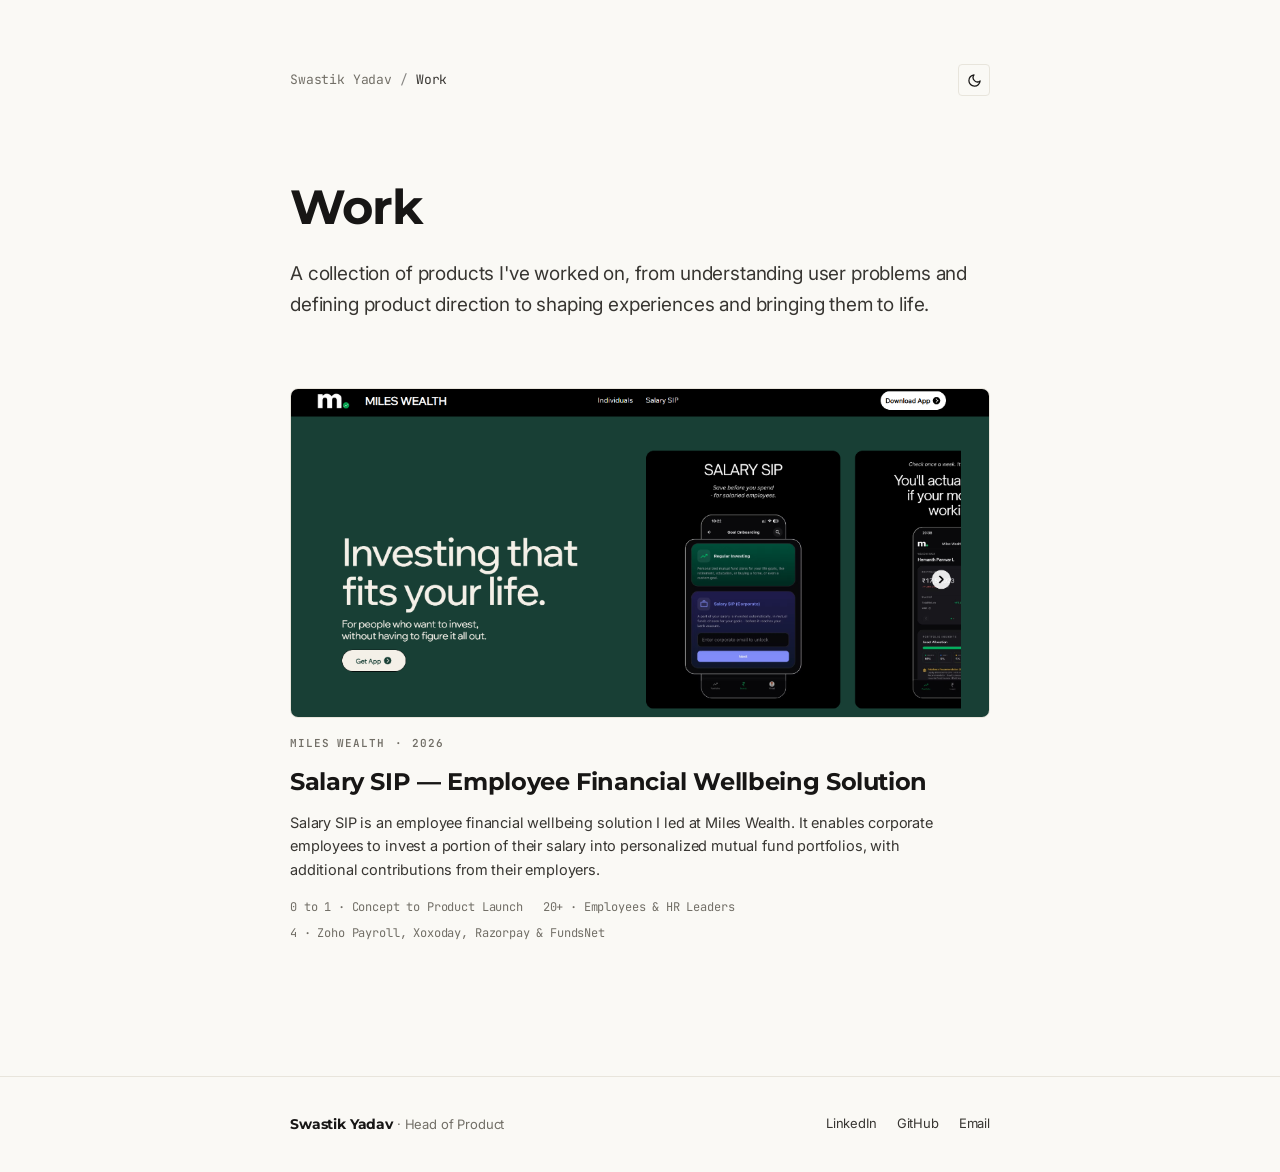
<file: work.html>
<!DOCTYPE html>
<html lang="en">
<head>
  <meta charset="utf-8">
  <meta name="viewport" content="width=device-width, initial-scale=1">
  <title>Work · Swastik Yadav</title>
  <meta name="description" content="Products taken from problem to shipped software by Swastik Yadav, Head of Product & Product Builder.">
  <meta name="author" content="Swastik Yadav">
  <meta name="robots" content="index, follow">

  <!-- Canonical & Icons -->
  <link rel="icon" href="/favicon.svg" type="image/svg+xml">
  <link rel="alternate icon" href="/favicon.svg">

  <!-- Social OpenGraph & Twitter Cards -->
  <meta property="og:site_name" content="Swastik Yadav">
  <meta property="og:type" content="website">
  <meta property="og:title" content="Work · Swastik Yadav">
  <meta property="og:description" content="Products taken from problem to shipped software by Swastik Yadav, Head of Product & Product Builder.">
  <meta name="twitter:card" content="summary_large_image">
  <meta name="twitter:title" content="Work · Swastik Yadav">
  <meta name="twitter:description" content="Products taken from problem to shipped software by Swastik Yadav, Head of Product & Product Builder.">

  <!-- Structured Data (JSON-LD) -->
  <script type="application/ld+json">
  {
    "@context": "https://schema.org",
    "@type": "CollectionPage",
    "name": "Work by Swastik Yadav",
    "author": {
      "@type": "Person",
      "name": "Swastik Yadav",
      "url": "https://swastikyadav.com"
    },
    "description": "Products taken from problem to shipped software as a Product Manager."
  }
  </script>

  <!-- Instant Theme Execution -->
  <script>
    (function() {
      const saved = localStorage.getItem('theme');
      const theme = (saved === 'dark') ? 'dark' : 'light';
      document.documentElement.dataset.theme = theme;
    })();
  </script>

  <!-- Fonts and Stylesheet -->
  <link rel="preconnect" href="https://fonts.googleapis.com">
  <link rel="preconnect" href="https://fonts.gstatic.com" crossorigin>
  <link rel="stylesheet" href="/styles.css?v=9">
</head>
<body>

  <!-- Main Work Listing Content -->
  <main class="page-container" role="main">

    <!-- Top Breadcrumb Navigation & Action Row -->
    <div class="subpage-top-bar">
      <nav class="detail-breadcrumb" aria-label="Breadcrumb">
        <a href="/">Swastik Yadav</a>
        <span class="separator">/</span>
        <span class="current">Work</span>
      </nav>

      <div class="subpage-actions">
        <button type="button" class="theme-toggle" data-theme-toggle aria-label="Toggle color theme" title="Toggle theme">
          <span class="theme-toggle-icon"></span>
        </button>
      </div>
    </div>

    <!-- Page Header (Ujjwal Kumar Style) -->
    <header class="page-header-block">
      <h1 class="page-title">Work</h1>
      <p class="page-subtitle">
        A collection of products I've worked on, from understanding user problems and defining product direction to shaping experiences and bringing them to life.
      </p>
    </header>

    <!-- Work Showcase Stack -->
    <section class="showcase-list" aria-label="Selected Work Products">

      <!-- Salary SIP Entry -->
      <article class="showcase-entry">
        <!-- Visual Frame (Mockup / Preview) -->
        <a href="/work/salary-sip" class="showcase-media" aria-label="Open Salary SIP">
          <img src="/assets/salary-sip.png?v=2" alt="Miles Wealth Salary SIP App Mockup" loading="lazy">
        </a>

        <!-- Metadata Row -->
        <div class="showcase-meta">
          <span>Miles Wealth</span>
          <span>·</span>
          <span>2026</span>
        </div>

        <!-- Title -->
        <h2 class="showcase-title">
          <a href="/work/salary-sip">Salary SIP — Employee Financial Wellbeing Solution</a>
        </h2>

        <!-- Description -->
        <p class="showcase-desc">
          Salary SIP is an employee financial wellbeing solution I led at Miles Wealth. It enables corporate employees to invest a portion of their salary into personalized mutual fund portfolios, with additional contributions from their employers.
        </p>

        <!-- Monospace Specs / Highlights -->
        <div class="showcase-specs">
          <span class="showcase-spec-item">0 to 1 · Concept to Product Launch</span>
          <span class="showcase-spec-item">20+ · Employees &amp; HR Leaders</span>
          <span class="showcase-spec-item">4 · Zoho Payroll, Xoxoday, Razorpay &amp; FundsNet</span>
        </div>
      </article>

    </section>

  </main>

  <!-- Clean Minimalist Footer -->
  <footer class="site-footer" role="contentinfo">
    <div class="footer-container">
      <div class="footer-copy">
        <strong>Swastik Yadav</strong> · Head of Product
      </div>

      <nav class="footer-links" aria-label="Social and professional links">
        <a class="footer-link" href="https://linkedin.com/in/swastik-yadav15" target="_blank" rel="noopener noreferrer">LinkedIn</a>
        <a class="footer-link" href="https://github.com/swastik1510" target="_blank" rel="noopener noreferrer">GitHub</a>
        <a class="footer-link" href="mailto:swastik15.work@gmail.com">Email</a>
      </nav>
    </div>
  </footer>

  <!-- Script for Theme Toggle, Email Copy, and Navigation -->
  <script src="/script.js" defer></script>
</body>
</html>
</file>
<file: styles.css>
/* ==========================================================================
   Swastik Yadav - Portfolio & Resume
   Minimalist Monochrome (White & Black) Layout
   Pure typography, zero card borders/shadows, ultra-fast load time
   ========================================================================== */

@import url('https://fonts.googleapis.com/css2?family=Inter:wght@400;500;600&family=JetBrains+Mono:wght@400;500;600&family=Montserrat:wght@400;500;600;700&display=swap');

:root {
  color-scheme: light;
  --bg: #faf9f5;
  --text: #171615;
  --text-secondary: #383632;
  --text-muted: #726f67;
  --border: #e8e5dc;
  --border-strong: #171615;
  --card-bg: #f3f1e8;
  --card-border: #e8e5dc;
  --card-hover: #ece9df;
  --accent-pill: #eae6dc;
  --tag-bg: transparent;
  --tag-border: #d4cfc4;
  --tag-text: #171615;
  --header-bg: rgba(250, 249, 245, 0.94);
  --header-border: #e8e5dc;
  --brand-bg: #171615;
  --brand-fg: #faf9f5;
  --btn-bg: #faf9f5;
  --btn-hover: #f0ede3;
  --serif: "Montserrat", -apple-system, BlinkMacSystemFont, "Segoe UI", Roboto, sans-serif;
  --sans: "Inter", -apple-system, BlinkMacSystemFont, "Segoe UI", Roboto, sans-serif;
  --mono: "JetBrains Mono", "SF Mono", Consolas, monospace;
  --page: min(700px, calc(100vw - 36px));
  --page-wide: min(1140px, calc(100vw - 64px));
  --transition: all 0.15s ease;
}

html[data-theme="dark"] {
  color-scheme: dark;
  --bg: #0c0c0e;
  --text: #f5f5f7;
  --text-secondary: #cccccc;
  --text-muted: #888888;
  --border: #222226;
  --border-strong: #f5f5f7;
  --card-bg: #141417;
  --card-border: #26262c;
  --card-hover: #1c1c21;
  --accent-pill: #1f1f25;
  --tag-bg: transparent;
  --tag-border: #383838;
  --tag-text: #f5f5f7;
  --header-bg: rgba(12, 12, 14, 0.94);
  --header-border: #222226;
  --brand-bg: #f5f5f7;
  --brand-fg: #0c0c0e;
  --btn-bg: #141417;
  --btn-hover: #202026;
}

/* Base Reset & Typography */
* {
  box-sizing: border-box;
  margin: 0;
  padding: 0;
}

html {
  scroll-behavior: smooth;
  -webkit-text-size-adjust: 100%;
}

body {
  background: var(--bg);
  color: var(--text);
  font-family: var(--sans);
  font-size: 15.5px;
  line-height: 1.65;
  letter-spacing: -0.01em;
  min-height: 100vh;
  transition: background-color 0.2s ease, color 0.2s ease;
  overflow-x: hidden;
}

a {
  color: inherit;
  text-decoration: underline;
  text-decoration-thickness: 1px;
  text-underline-offset: 3px;
  transition: var(--transition);
}

a:hover:not(.showcase-media):not(.brand) {
  color: var(--text);
  opacity: 0.7;
}

a:focus-visible,
button:focus-visible {
  outline: 2px solid var(--text);
  outline-offset: 3px;
}

h1, h2, h3, h4 {
  font-family: var(--serif);
  font-weight: 600;
  color: var(--text);
  letter-spacing: -0.02em;
}

p {
  color: var(--text-secondary);
}

/* Site Header */
.site-header {
  position: sticky;
  top: 0;
  z-index: 100;
  width: 100%;
  backdrop-filter: blur(8px);
  -webkit-backdrop-filter: blur(8px);
  background: var(--header-bg);
  border-bottom: 1px solid var(--header-border);
  transition: background-color 0.2s ease, border-color 0.2s ease;
}

.header-container {
  width: var(--page);
  margin: 0 auto;
  height: 60px;
  display: flex;
  align-items: center;
  justify-content: space-between;
  gap: 16px;
}

.brand {
  display: inline-flex;
  align-items: center;
  gap: 10px;
  text-decoration: none;
  color: var(--text);
  transition: var(--transition);
  cursor: pointer;
}

.brand:hover {
  opacity: 0.8;
}

.brand-mark {
  display: inline-grid;
  place-items: center;
  width: 30px;
  height: 30px;
  border-radius: 4px;
  background: var(--brand-bg);
  color: var(--brand-fg);
  font-family: var(--serif);
  font-size: 12px;
  font-weight: 700;
  letter-spacing: 0.05em;
}

.brand-name {
  font-family: var(--serif);
  font-size: 15px;
  font-weight: 600;
  color: var(--text);
}

/* Navigation Links */
.site-nav {
  display: flex;
  align-items: center;
  gap: 4px;
}

.nav-link {
  display: inline-flex;
  align-items: center;
  padding: 6px 12px;
  font-family: var(--sans);
  font-size: 13.5px;
  font-weight: 500;
  color: var(--text-muted);
  text-decoration: none;
  border-radius: 4px;
  transition: var(--transition);
}

.nav-link:hover {
  color: var(--text);
  background: var(--btn-hover);
  opacity: 1;
}

.nav-link.active {
  color: var(--text);
  font-weight: 600;
  background: var(--btn-hover);
  border-bottom: 2px solid var(--border-strong);
}

.header-actions {
  display: flex;
  align-items: center;
  gap: 8px;
}

.btn-action {
  display: inline-flex;
  align-items: center;
  gap: 6px;
  padding: 6px 12px;
  border: 1px solid var(--border);
  border-radius: 4px;
  background: var(--btn-bg);
  color: var(--text);
  font-family: var(--sans);
  font-size: 12px;
  font-weight: 500;
  cursor: pointer;
  text-decoration: none;
  transition: var(--transition);
}

.btn-action:hover {
  background: var(--btn-hover);
  border-color: var(--border-strong);
}

.btn-action svg {
  width: 13px;
  height: 13px;
  stroke: currentColor;
}

/* Theme Toggle */
.theme-toggle {
  position: relative;
  display: inline-grid;
  width: 32px;
  height: 32px;
  place-items: center;
  border: 1px solid var(--border);
  border-radius: 4px;
  background: var(--btn-bg);
  color: var(--text);
  cursor: pointer;
  transition: var(--transition);
}

.theme-toggle:hover {
  background: var(--btn-hover);
  border-color: var(--border-strong);
}

.theme-toggle-icon {
  width: 14px;
  height: 14px;
}



/* Main Layout */
.resume-page {
  width: var(--page);
  margin: 0 auto;
  padding: clamp(32px, 5vw, 64px) 0 clamp(48px, 7vw, 84px);
}

.resume-sheet {
  display: flex;
  flex-direction: column;
  gap: 48px;
}

/* Resume Head (Header Block) */
.resume-head {
  padding-bottom: 24px;
  border-bottom: 1px solid var(--border);
}

.eyebrow {
  display: inline-block;
  margin-bottom: 8px;
  color: var(--text-muted);
  font-family: var(--mono);
  font-size: 13px;
  font-weight: 600;
  letter-spacing: 0.12em;
  text-transform: uppercase;
}

.resume-head h1 {
  font-size: clamp(34px, 5vw, 52px);
  line-height: 1.1;
  font-weight: 600;
  color: var(--text);
}

.resume-meta {
  display: flex;
  flex-wrap: wrap;
  align-items: center;
  gap: 10px 24px;
  margin-top: 18px;
  font-family: var(--mono);
  font-size: 13px;
  color: var(--text-muted);
}

.resume-meta-item {
  display: inline-flex;
  align-items: center;
  gap: 6px;
  text-decoration: none;
  color: var(--text-secondary);
}

.resume-meta-item:hover {
  color: var(--text);
  text-decoration: underline;
}

.resume-meta-item svg {
  width: 13px;
  height: 13px;
  stroke: currentColor;
}

/* Resume Section */
.resume-section {
  display: flex;
  flex-direction: column;
  gap: 18px;
}

.section-title {
  font-size: 18px;
  font-weight: 700;
  color: var(--text);
  text-transform: uppercase;
  letter-spacing: 0.08em;
  padding-bottom: 8px;
  border-bottom: 1px solid var(--border);
  margin: 0;
}

.section-title::before {
  content: none !important;
}

.summary-text {
  font-size: 15.5px;
  line-height: 1.7;
  color: var(--text-secondary);
}

/* Skills Section: Plain text separated by middle dots */
.skills-list {
  font-size: 15px;
  line-height: 1.75;
  color: var(--text-secondary);
}

/* Resume Stack & Entries (NO CARDS, PURE MINIMALIST TYPOGRAPHY) */
.resume-stack {
  display: flex;
  flex-direction: column;
  gap: 32px;
}

.resume-entry {
  background: transparent !important;
  border: none !important;
  border-radius: 0 !important;
  box-shadow: none !important;
  padding: 0 !important;
}

.resume-entry-header {
  display: flex;
  flex-wrap: wrap;
  align-items: baseline;
  justify-content: space-between;
  gap: 8px 16px;
  margin-bottom: 4px;
}

.resume-entry-title {
  font-size: 17.5px;
  font-weight: 600;
  color: var(--text);
}

.resume-entry-title a {
  color: inherit;
  text-decoration: none;
  display: inline-flex;
  align-items: center;
  gap: 4px;
  transition: var(--transition);
}

.resume-entry-title a:hover {
  text-decoration: underline;
  text-underline-offset: 3px;
  opacity: 0.8;
}

.resume-date {
  font-family: var(--mono);
  font-size: 12px;
  color: var(--text-muted);
  letter-spacing: 0.04em;
  white-space: nowrap;
}

.resume-entry-org {
  font-size: 14px;
  color: var(--text-muted);
  margin-bottom: 10px;
}

.resume-bullets {
  display: flex;
  flex-direction: column;
  gap: 8px;
  padding-left: 18px;
}

.resume-bullets li {
  font-size: 14.5px;
  line-height: 1.65;
  color: var(--text-secondary);
}

.project-stack {
  font-family: var(--mono);
  font-size: 12px;
  color: var(--text-muted);
  margin-top: 10px;
  letter-spacing: 0.02em;
}

/* Education Layout (NO CARDS) */
.education-stack {
  display: flex;
  flex-direction: column;
  gap: 20px;
}

.education-item {
  display: flex;
  flex-direction: column;
  gap: 4px;
}

.education-item-header {
  display: flex;
  flex-wrap: wrap;
  justify-content: space-between;
  align-items: baseline;
  gap: 8px;
}

.education-degree {
  font-size: 16.5px;
  font-weight: 600;
  color: var(--text);
}

.education-school {
  font-size: 14px;
  color: var(--text-secondary);
}

.education-meta {
  font-family: var(--mono);
  font-size: 12px;
  color: var(--text-muted);
}

.divider-slash {
  font-weight: 300;
  opacity: 0.35;
  margin: 0 4px;
}

.org-name {
  font-weight: 500;
  color: var(--text-secondary);
}

.achievement-desc {
  font-size: 14.5px;
  line-height: 1.65;
  color: var(--text-secondary);
  margin-top: 4px;
}

.education-achievement {
  font-size: 13.5px;
  color: var(--text-secondary);
  margin-top: 2px;
}

/* ==========================================================================
   Portfolio Layouts: Shared, Home, Work Case Studies, and Projects
   ========================================================================== */

.page-container {
  width: var(--page);
  margin: 0 auto;
  padding: clamp(32px, 5vw, 64px) 0 clamp(48px, 7vw, 84px);
  display: flex;
  flex-direction: column;
  gap: 56px;
}

/* Page Header & Eyebrows */
.page-eyebrow {
  display: inline-flex;
  align-items: center;
  gap: 8px;
  font-family: var(--mono);
  font-size: 12px;
  font-weight: 600;
  text-transform: uppercase;
  letter-spacing: 0.12em;
  color: var(--text-muted);
  margin-bottom: 12px;
}

.page-title {
  font-size: clamp(32px, 4.5vw, 48px);
  line-height: 1.15;
  font-weight: 700;
  color: var(--text);
  margin-bottom: 14px;
}

.page-subtitle {
  font-size: clamp(16px, 2vw, 19px);
  line-height: 1.6;
  color: var(--text-secondary);
  max-width: 720px;
}

/* --------------------------------------------------------------------------
   HOMEPAGE STYLES
   -------------------------------------------------------------------------- */
.home-hero {
  display: flex;
  flex-direction: column;
  gap: 20px;
  padding-bottom: 40px;
  border-bottom: 1px solid var(--border);
}

.status-badge {
  display: inline-flex;
  align-items: center;
  gap: 8px;
  font-family: var(--mono);
  font-size: 12px;
  padding: 4px 10px;
  border-radius: 999px;
  background: var(--card-bg);
  border: 1px solid var(--border);
  color: var(--text-secondary);
  width: fit-content;
}

.status-dot {
  width: 7px;
  height: 7px;
  border-radius: 50%;
  background: #10b981;
  display: inline-block;
}

.hero-headline {
  font-size: clamp(34px, 5vw, 54px);
  line-height: 1.12;
  font-weight: 700;
  letter-spacing: -0.03em;
  color: var(--text);
  max-width: 820px;
}

.hero-lead {
  font-size: clamp(16px, 2vw, 19px);
  line-height: 1.7;
  color: var(--text-secondary);
  max-width: 760px;
}

.hero-actions {
  display: flex;
  flex-wrap: wrap;
  align-items: center;
  gap: 12px;
  margin-top: 8px;
}

.btn-primary {
  display: inline-flex;
  align-items: center;
  gap: 8px;
  padding: 10px 20px;
  background: var(--text);
  color: var(--bg);
  font-family: var(--sans);
  font-size: 13.5px;
  font-weight: 600;
  border-radius: 4px;
  text-decoration: none;
  border: 1px solid var(--text);
  transition: var(--transition);
}

.btn-primary:hover {
  opacity: 0.88;
  color: var(--bg);
}

.btn-secondary {
  display: inline-flex;
  align-items: center;
  gap: 8px;
  padding: 10px 18px;
  background: var(--btn-bg);
  color: var(--text);
  font-family: var(--sans);
  font-size: 13.5px;
  font-weight: 500;
  border-radius: 4px;
  text-decoration: none;
  border: 1px solid var(--border);
  transition: var(--transition);
}

.btn-secondary:hover {
  background: var(--btn-hover);
  border-color: var(--border-strong);
}

/* Home Section Layout */
.home-section {
  display: flex;
  flex-direction: column;
  gap: 24px;
}

.section-top-bar {
  display: flex;
  justify-content: space-between;
  align-items: flex-end;
  border-bottom: 1px solid var(--border);
  padding-bottom: 12px;
}

.section-top-bar h2 {
  font-size: 20px;
  font-weight: 700;
  text-transform: uppercase;
  letter-spacing: 0.06em;
}

.view-all-link {
  font-family: var(--mono);
  font-size: 13px;
  color: var(--text-muted);
  text-decoration: none;
  display: inline-flex;
  align-items: center;
  gap: 4px;
}

.view-all-link:hover {
  color: var(--text);
  text-decoration: underline;
}

/* Teaser Card (Monochrome, subtle border, rich info) */
.teaser-card {
  display: block;
  text-decoration: none;
  color: inherit;
  padding: clamp(24px, 3.5vw, 36px);
  border: 1px solid var(--border);
  border-radius: 6px;
  background: var(--card-bg);
  transition: transform 0.15s ease, border-color 0.15s ease, background-color 0.15s ease;
}

.teaser-card:hover {
  border-color: var(--border-strong);
  background: var(--card-hover);
  transform: translateY(-2px);
}

.teaser-card-eyebrow {
  display: flex;
  align-items: center;
  justify-content: space-between;
  margin-bottom: 12px;
}

.teaser-badge {
  font-family: var(--mono);
  font-size: 11.5px;
  font-weight: 600;
  color: var(--text-muted);
  letter-spacing: 0.08em;
  text-transform: uppercase;
}

.teaser-year {
  font-family: var(--mono);
  font-size: 12px;
  color: var(--text-muted);
}

.teaser-title {
  font-size: clamp(20px, 3vw, 26px);
  font-weight: 700;
  color: var(--text);
  margin-bottom: 10px;
  line-height: 1.25;
}

.teaser-desc {
  font-size: 15px;
  line-height: 1.65;
  color: var(--text-secondary);
  margin-bottom: 20px;
}

.teaser-footer {
  display: flex;
  flex-wrap: wrap;
  align-items: center;
  justify-content: space-between;
  gap: 12px;
  padding-top: 16px;
  border-top: 1px solid var(--border);
}

.tags-cluster {
  display: flex;
  flex-wrap: wrap;
  gap: 8px;
}

.tag-pill {
  font-family: var(--mono);
  font-size: 11px;
  padding: 3px 8px;
  border-radius: 3px;
  background: var(--accent-pill);
  color: var(--text-secondary);
  border: 1px solid var(--tag-border);
}

.read-cta {
  font-family: var(--mono);
  font-size: 13px;
  font-weight: 600;
  color: var(--text);
  display: inline-flex;
  align-items: center;
  gap: 6px;
}

/* Pillars Grid on Homepage */
.pillars-grid {
  display: grid;
  grid-template-columns: repeat(auto-fit, minmax(260px, 1fr));
  gap: 16px;
}

.pillar-item {
  padding: 24px;
  border: 1px solid var(--border);
  border-radius: 6px;
  background: var(--card-bg);
}

.pillar-num {
  font-family: var(--mono);
  font-size: 12px;
  color: var(--text-muted);
  margin-bottom: 8px;
}

.pillar-title {
  font-size: 16px;
  font-weight: 600;
  color: var(--text);
  margin-bottom: 8px;
}

.pillar-desc {
  font-size: 14px;
  line-height: 1.6;
  color: var(--text-secondary);
}

/* --------------------------------------------------------------------------
   WORK & PRODUCT CASE STUDY STYLES (Salary SIP & Miles Wealth)
   -------------------------------------------------------------------------- */
.case-study {
  display: flex;
  flex-direction: column;
  gap: 48px;
}

.case-study-hero {
  display: flex;
  flex-direction: column;
  gap: 16px;
  padding-bottom: 32px;
  border-bottom: 1px solid var(--border);
}

.case-top-meta {
  display: flex;
  flex-wrap: wrap;
  align-items: center;
  gap: 8px 16px;
  font-family: var(--mono);
  font-size: 12.5px;
  letter-spacing: 0.05em;
  color: var(--text-muted);
  text-transform: uppercase;
}

.meta-divider {
  color: var(--border-strong);
  opacity: 0.3;
}

.case-main-title {
  font-size: clamp(34px, 5.5vw, 56px);
  font-weight: 700;
  line-height: 1.08;
  letter-spacing: -0.03em;
  color: var(--text);
}

.case-sub-header {
  font-size: clamp(17px, 2.4vw, 22px);
  line-height: 1.45;
  color: var(--text-secondary);
  font-weight: 500;
}

/* Overview & Role Callout Box */
.case-overview-box {
  display: grid;
  grid-template-columns: 1.3fr 1fr;
  gap: 24px;
  padding: 28px;
  border: 1px solid var(--border);
  border-radius: 6px;
  background: var(--card-bg);
}

.overview-col h4 {
  font-family: var(--mono);
  font-size: 11.5px;
  font-weight: 700;
  text-transform: uppercase;
  letter-spacing: 0.1em;
  color: var(--text-muted);
  margin-bottom: 8px;
}

.overview-col p {
  font-size: 15px;
  line-height: 1.65;
  color: var(--text);
}

/* Numbered Case Study Sections */
.case-step-section {
  display: flex;
  flex-direction: column;
  gap: 20px;
}

.case-step-header {
  display: flex;
  align-items: baseline;
  gap: 14px;
  padding-bottom: 10px;
  border-bottom: 1px solid var(--border);
}

.step-number {
  font-family: var(--mono);
  font-size: 20px;
  font-weight: 700;
  color: var(--text-muted);
}

.step-heading {
  font-size: clamp(20px, 3vw, 24px);
  font-weight: 700;
  color: var(--text);
  letter-spacing: -0.01em;
}

.case-prose {
  font-size: 16px;
  line-height: 1.7;
  color: var(--text-secondary);
}

/* Pull quote opportunity */
.opportunity-callout {
  padding: 24px 28px;
  border-left: 3px solid var(--border-strong);
  background: var(--card-bg);
  border-radius: 0 4px 4px 0;
  margin: 8px 0;
}

.opportunity-label {
  font-family: var(--mono);
  font-size: 11.5px;
  font-weight: 700;
  text-transform: uppercase;
  letter-spacing: 0.1em;
  color: var(--text-muted);
  margin-bottom: 6px;
}

.opportunity-quote {
  font-family: var(--serif);
  font-size: clamp(17px, 2.2vw, 21px);
  font-weight: 600;
  line-height: 1.45;
  color: var(--text);
}

/* Insights 2-Column Grid */
.insights-grid {
  display: grid;
  grid-template-columns: 1fr 1fr;
  gap: 20px;
  margin-top: 8px;
}

.insight-card {
  padding: 24px;
  border: 1px solid var(--border);
  border-radius: 6px;
  background: var(--card-bg);
  display: flex;
  flex-direction: column;
  gap: 12px;
}

.insight-card-title {
  font-size: 16px;
  font-weight: 600;
  color: var(--text);
  display: flex;
  align-items: center;
  gap: 8px;
}

.insight-list {
  display: flex;
  flex-direction: column;
  gap: 10px;
  padding-left: 18px;
}

.insight-list li {
  font-size: 14.5px;
  line-height: 1.6;
  color: var(--text-secondary);
}

/* Capabilities Grid */
.capabilities-grid {
  display: grid;
  grid-template-columns: repeat(auto-fit, minmax(280px, 1fr));
  gap: 16px;
  margin: 12px 0;
}

.capability-card {
  padding: 18px 20px;
  border: 1px solid var(--border);
  border-radius: 4px;
  background: var(--card-bg);
  display: flex;
  align-items: flex-start;
  gap: 12px;
}

.capability-card svg {
  width: 18px;
  height: 18px;
  stroke: var(--text);
  flex-shrink: 0;
  margin-top: 3px;
}

.capability-text {
  font-size: 14.5px;
  line-height: 1.55;
  color: var(--text);
  font-weight: 500;
}

/* Product Image Showcase */
.product-showcase,
.product-showcase:hover {
  margin: 20px 0;
  border: 1px solid var(--border) !important;
  border-radius: 8px;
  background: #081a14;
  overflow: hidden;
  transform: none !important;
  transition: none !important;
  box-shadow: none !important;
  filter: none !important;
  opacity: 1 !important;
}

.showcase-img-wrap {
  width: 100%;
  display: flex;
  justify-content: center;
  align-items: center;
  padding: 0;
  background: #081a14;
}

.showcase-img,
.showcase-img:hover {
  width: 100%;
  height: auto;
  max-height: 480px;
  object-fit: contain;
  display: block;
  transform: none !important;
  transition: none !important;
  box-shadow: none !important;
  filter: none !important;
  opacity: 1 !important;
}

/* Ecosystem Partnerships Grid */
.partnerships-grid {
  display: grid;
  grid-template-columns: repeat(auto-fit, minmax(260px, 1fr));
  gap: 16px;
  margin-top: 8px;
}

.partner-box {
  padding: 22px;
  border: 1px solid var(--border);
  border-radius: 6px;
  background: var(--card-bg);
  display: flex;
  flex-direction: column;
  gap: 8px;
}

.partner-header {
  display: flex;
  align-items: baseline;
  justify-content: space-between;
}

.partner-name {
  font-size: 16.5px;
  font-weight: 700;
  color: var(--text);
}

.partner-role-tag {
  font-family: var(--mono);
  font-size: 10.5px;
  text-transform: uppercase;
  color: var(--text-muted);
}

.partner-desc {
  font-size: 14px;
  line-height: 1.6;
  color: var(--text-secondary);
}

/* Launch and Ownership Card */
.launch-ownership-card {
  padding: 24px;
  border: 1px solid var(--border);
  border-radius: 6px;
  background: var(--card-bg);
  display: flex;
  flex-direction: column;
  gap: 6px;
}

.launch-label {
  font-family: var(--mono);
  font-size: 11.5px;
  font-weight: 700;
  letter-spacing: 0.1em;
  text-transform: uppercase;
  color: var(--text-muted);
}

.launch-desc {
  font-size: 15px;
  line-height: 1.6;
  color: var(--text);
}

/* --------------------------------------------------------------------------
   PROJECTS PAGE STYLES (Vertex Quantitative Platform Layout)
   -------------------------------------------------------------------------- */
.project-full-entry {
  display: flex;
  flex-direction: column;
  gap: 40px;
}

.project-hero-block {
  display: flex;
  flex-direction: column;
  gap: 16px;
  padding-bottom: 28px;
  border-bottom: 1px solid var(--border);
}

.project-headline-row {
  display: flex;
  flex-wrap: wrap;
  align-items: baseline;
  justify-content: space-between;
  gap: 16px;
}

.project-title {
  font-size: clamp(28px, 4vw, 42px);
  font-weight: 700;
  letter-spacing: -0.02em;
  color: var(--text);
}

.btn-external-link {
  display: inline-flex;
  align-items: center;
  gap: 6px;
  padding: 8px 16px;
  background: var(--text);
  color: var(--bg);
  font-family: var(--sans);
  font-size: 13px;
  font-weight: 600;
  border-radius: 4px;
  text-decoration: none;
  border: 1px solid var(--text);
  transition: var(--transition);
}

.btn-external-link:hover {
  opacity: 0.88;
  color: var(--bg);
}

/* Quantitative Metric Stats Pills Grid */
.stats-metrics-grid {
  display: grid;
  grid-template-columns: repeat(auto-fit, minmax(220px, 1fr));
  gap: 16px;
  margin: 12px 0;
}

.metric-pill-card {
  padding: 22px 20px;
  border: 1px solid var(--border);
  border-radius: 6px;
  background: var(--card-bg);
  display: flex;
  flex-direction: column;
  gap: 4px;
}

.metric-number {
  font-family: var(--serif);
  font-size: clamp(26px, 3.5vw, 34px);
  font-weight: 700;
  color: var(--text);
  line-height: 1.1;
}

.metric-caption {
  font-family: var(--mono);
  font-size: 12px;
  color: var(--text-muted);
  line-height: 1.45;
}

/* Project Prose & Section Blocks */
.project-content-block {
  display: flex;
  flex-direction: column;
  gap: 14px;
}

.project-block-title {
  font-size: 20px;
  font-weight: 700;
  color: var(--text);
  padding-bottom: 8px;
  border-bottom: 1px solid var(--border);
}

/* Three Key Outputs Grid */
.outputs-grid {
  display: grid;
  grid-template-columns: repeat(auto-fit, minmax(250px, 1fr));
  gap: 16px;
  margin-top: 8px;
}

.output-card {
  padding: 22px;
  border: 1px solid var(--border);
  border-radius: 6px;
  background: var(--card-bg);
  display: flex;
  flex-direction: column;
  gap: 8px;
}

.output-card-title {
  font-size: 15.5px;
  font-weight: 600;
  color: var(--text);
}

.output-card-desc {
  font-size: 14px;
  line-height: 1.6;
  color: var(--text-secondary);
}

/* Features Grid */
.features-grid {
  display: grid;
  grid-template-columns: repeat(auto-fit, minmax(250px, 1fr));
  gap: 16px;
  margin-top: 8px;
}

.feature-box {
  padding: 22px;
  border: 1px solid var(--border);
  border-radius: 6px;
  background: var(--card-bg);
  display: flex;
  flex-direction: column;
  gap: 8px;
}

.feature-box-title {
  font-size: 15.5px;
  font-weight: 600;
  color: var(--text);
}

.feature-box-desc {
  font-size: 14px;
  line-height: 1.6;
  color: var(--text-secondary);
}

/* Disclaimer Banner */
.disclaimer-banner {
  padding: 18px 22px;
  border: 1px solid var(--border);
  border-left: 3px solid var(--text-muted);
  border-radius: 4px;
  background: var(--card-bg);
  font-size: 13.5px;
  line-height: 1.6;
  color: var(--text-muted);
}

/* ==========================================================================
   Showcase List Layout (Inspired by Ujjwal Kumar's Portfolio)
   Used across both Work and Projects pages
   ========================================================================== */

/* Subpage Top Bar (Ujjwal Kumar Style Minimal Breadcrumb Nav) */
.subpage-top-bar {
  display: flex;
  justify-content: space-between;
  align-items: center;
  gap: 16px;
  margin-bottom: 28px;
}

.subpage-actions {
  display: flex;
  align-items: center;
  gap: 8px;
}

.page-header-block {
  display: flex;
  flex-direction: column;
  gap: 10px;
  padding-bottom: 12px;
}

.header-breadcrumb {
  font-family: var(--sans);
  font-size: 13px;
  color: var(--text-muted);
  letter-spacing: -0.01em;
}

.header-breadcrumb a {
  color: inherit;
  text-decoration: none;
}

.header-breadcrumb a:hover {
  color: var(--text);
  text-decoration: underline;
}

.showcase-list {
  display: flex;
  flex-direction: column;
  gap: clamp(40px, 5vw, 56px);
}

.showcase-entry {
  display: flex;
  flex-direction: column;
  gap: 14px;
  position: relative;
}

/* Media / Visual Frame (Compact & 16:9 Proportion) - Completely Static */
.showcase-media,
.showcase-media:hover,
.showcase-media:focus,
.showcase-media:active {
  width: 100%;
  aspect-ratio: 16 / 9;
  max-height: 330px;
  border-radius: 8px;
  border: 1px solid var(--border) !important;
  background: #000000;
  overflow: hidden;
  position: relative;
  display: flex;
  align-items: center;
  justify-content: center;
  text-decoration: none;
  cursor: pointer;
  opacity: 1 !important;
  transform: none !important;
  transition: none !important;
  animation: none !important;
  box-shadow: none !important;
}

.showcase-media img,
.showcase-media:hover img,
.showcase-media:focus img {
  width: 100%;
  height: 100%;
  object-fit: cover;
  object-position: center;
  display: block;
  opacity: 1 !important;
  filter: none !important;
  transform: none !important;
  transition: none !important;
  animation: none !important;
}

/* Metadata Bar */
.showcase-meta {
  display: flex;
  flex-wrap: wrap;
  align-items: center;
  gap: 8px 10px;
  font-family: var(--mono);
  font-size: 11px;
  font-weight: 600;
  text-transform: uppercase;
  letter-spacing: 0.08em;
  color: var(--text-muted);
  margin-top: 2px;
}

.showcase-meta .badge-live {
  display: inline-flex;
  align-items: center;
  gap: 6px;
  color: #10b981;
  font-weight: 600;
}

.showcase-meta .badge-live::before {
  content: "";
  display: inline-block;
  width: 7px;
  height: 7px;
  border-radius: 50%;
  background: #10b981;
}

/* Title */
.showcase-title {
  font-size: clamp(20px, 2.5vw, 24px);
  font-weight: 700;
  line-height: 1.3;
  letter-spacing: -0.015em;
  color: var(--text);
  margin: 0;
}

.showcase-title a {
  color: inherit;
  text-decoration: none;
}

.showcase-title a:hover {
  text-decoration: underline;
  text-underline-offset: 3px;
}

/* Description */
.showcase-desc {
  font-size: 14.5px;
  line-height: 1.6;
  color: var(--text-secondary);
  max-width: 680px;
  margin: 0;
}

/* Monospace Specs & Metrics (Ujjwal Style) */
.showcase-specs {
  font-family: var(--mono);
  font-size: 12px;
  line-height: 1.7;
  color: var(--text-muted);
  display: flex;
  flex-wrap: wrap;
  gap: 6px 20px;
  margin-top: 2px;
}

.showcase-spec-item {
  display: inline-flex;
  align-items: center;
  gap: 8px;
}

.showcase-actions {
  display: flex;
  align-items: center;
  gap: 16px;
  margin-top: 4px;
}

.back-link {
  display: inline-flex;
  align-items: center;
  gap: 6px;
  font-family: var(--mono);
  font-size: 13px;
  color: var(--text-muted);
  text-decoration: none;
  margin-bottom: 20px;
  transition: var(--transition);
}

.back-link:hover {
  color: var(--text);
  text-decoration: underline;
}

/* Additional Projects / Research Section */
.additional-projects-section {
  display: flex;
  flex-direction: column;
  gap: 20px;
  padding-top: 32px;
  border-top: 1px solid var(--border);
}

/* --------------------------------------------------------------------------
   EDITORIAL DETAIL LAYOUT (Work & Projects)
   Clean, simple, typography-focused layout matching Ujjwal Kumar
   -------------------------------------------------------------------------- */
.detail-article {
  display: flex;
  flex-direction: column;
  gap: 32px;
}

.detail-header {
  display: flex;
  flex-direction: column;
  gap: 14px;
}

.detail-breadcrumb {
  font-family: var(--mono);
  font-size: 13px;
  color: var(--text-muted);
  display: flex;
  align-items: center;
  gap: 8px;
  margin: 0;
}

.detail-breadcrumb a {
  color: var(--text-muted);
  text-decoration: none;
}

.detail-breadcrumb a:hover {
  color: var(--text);
  text-decoration: underline;
}

.detail-breadcrumb .separator {
  color: var(--border-strong);
  opacity: 0.5;
}

.detail-breadcrumb .current {
  color: var(--text-secondary);
}

.detail-eyebrow {
  display: flex;
  align-items: center;
  gap: 10px;
  font-family: var(--mono);
  font-size: 11px;
  font-weight: 600;
  text-transform: uppercase;
  letter-spacing: 0.08em;
  color: var(--text-muted);
  margin-top: 4px;
}

.detail-eyebrow .badge-live {
  display: inline-flex;
  align-items: center;
  gap: 6px;
  color: #10b981;
  font-weight: 600;
}

.detail-eyebrow .badge-live::before {
  content: "";
  display: inline-block;
  width: 7px;
  height: 7px;
  border-radius: 50%;
  background: #10b981;
}

.detail-title-wrap {
  display: flex;
  flex-wrap: wrap;
  align-items: baseline;
  justify-content: space-between;
  gap: 16px;
}

.detail-title {
  font-size: clamp(24px, 3.5vw, 32px);
  font-weight: 700;
  line-height: 1.25;
  letter-spacing: -0.025em;
  color: var(--text);
  margin: 4px 0 0 0;
  max-width: 640px;
}

.detail-lead {
  font-size: clamp(16px, 2vw, 17.5px);
  line-height: 1.65;
  color: var(--text-secondary);
  margin: 0;
}

.detail-role {
  font-family: var(--mono);
  font-size: 13px;
  color: var(--text-muted);
  line-height: 1.5;
  margin: 0;
}

/* 3-Column Stats Row */
.detail-stats-grid {
  display: grid;
  grid-template-columns: repeat(3, 1fr);
  gap: 16px;
  padding: 20px 0;
  border-top: 1px solid var(--border);
  border-bottom: 1px solid var(--border);
  margin: 8px 0;
}

.detail-stat-item {
  display: flex;
  flex-direction: column;
  gap: 4px;
}

.detail-stat-label-top {
  font-family: var(--mono);
  font-size: 10.5px;
  font-weight: 600;
  text-transform: uppercase;
  letter-spacing: 0.06em;
  color: var(--text-muted);
}

.detail-stat-value {
  font-family: var(--mono);
  font-size: clamp(20px, 2.5vw, 26px);
  font-weight: 700;
  color: var(--text);
  line-height: 1.15;
}

.detail-stat-label-bottom {
  font-family: var(--mono);
  font-size: 11.5px;
  color: var(--text-muted);
  line-height: 1.35;
}

/* Static Media Container */
.detail-media-frame,
.detail-media-frame:hover {
  width: 100%;
  border-radius: 8px;
  border: 1px solid var(--border) !important;
  background: #081a14;
  overflow: hidden;
  margin: 8px 0;
  transform: none !important;
  transition: none !important;
  box-shadow: none !important;
  filter: none !important;
  opacity: 1 !important;
}

.detail-media-frame.dark-bg {
  background: #000000;
}

.detail-media-frame img,
.detail-media-frame:hover img {
  width: 100%;
  height: auto;
  max-height: 480px;
  object-fit: cover;
  display: block;
  transform: none !important;
  transition: none !important;
  box-shadow: none !important;
  filter: none !important;
  opacity: 1 !important;
}

/* Simple Editorial Sections */
.detail-section {
  display: flex;
  flex-direction: column;
  gap: 14px;
  margin-top: 6px;
}

.detail-section-title {
  font-size: clamp(19px, 2.5vw, 22px);
  font-weight: 600;
  letter-spacing: -0.015em;
  color: var(--text);
  margin: 0;
}

.detail-section p {
  font-size: 15.5px;
  line-height: 1.75;
  color: var(--text-secondary);
  margin: 0;
}

.detail-subsection-title {
  font-size: 16px;
  font-weight: 600;
  letter-spacing: -0.01em;
  color: var(--text);
  margin-top: 10px;
}

.detail-bullet-list {
  list-style: disc;
  padding-left: 20px;
  display: flex;
  flex-direction: column;
  gap: 8px;
  margin: 0;
}

.detail-bullet-list li {
  font-size: 15.5px;
  line-height: 1.65;
  color: var(--text-secondary);
}

.detail-disclaimer {
  margin-top: 16px;
  padding-top: 16px;
  border-top: 1px solid var(--border);
  font-family: var(--mono);
  font-size: 12px;
  color: var(--text-muted);
  line-height: 1.6;
}

@media (max-width: 600px) {
  .detail-stats-grid {
    grid-template-columns: 1fr;
    gap: 16px;
  }
}

/* Responsive Overrides */
@media (max-width: 768px) {
  .case-overview-box {
    grid-template-columns: 1fr;
    gap: 16px;
    padding: 20px;
  }

  .insights-grid {
    grid-template-columns: 1fr;
  }

  .project-headline-row {
    flex-direction: column;
    align-items: flex-start;
  }
}

@media (max-width: 720px) {
  .header-container {
    height: auto;
    padding: 10px 0;
    flex-wrap: wrap;
    gap: 10px;
  }

  .site-nav {
    order: 3;
    width: 100%;
    justify-content: flex-start;
    overflow-x: auto;
    padding-bottom: 4px;
    gap: 4px;
  }

  .nav-link {
    padding: 5px 10px;
    font-size: 13px;
    white-space: nowrap;
  }
}


.site-footer {
  border-top: 1px solid var(--border);
  padding: 36px 0;
  margin-top: 48px;
}

.footer-container {
  width: var(--page);
  margin: 0 auto;
  display: flex;
  flex-wrap: wrap;
  justify-content: space-between;
  align-items: center;
  gap: 16px;
  font-size: 13px;
  color: var(--text-muted);
}

.footer-copy strong {
  font-family: var(--serif);
  font-size: 14px;
  color: var(--text);
}

.footer-links {
  display: flex;
  flex-wrap: wrap;
  gap: 20px;
}

.footer-link {
  color: var(--text-secondary);
  text-decoration: none;
  transition: var(--transition);
}

.footer-link:hover {
  color: var(--text);
  text-decoration: underline;
}

/* Toast Notification */
.toast {
  position: fixed;
  bottom: 24px;
  left: 50%;
  transform: translateX(-50%) translateY(80px);
  opacity: 0;
  background: var(--text);
  color: var(--bg);
  padding: 8px 16px;
  border-radius: 4px;
  font-size: 12.5px;
  font-family: var(--mono);
  display: flex;
  align-items: center;
  gap: 8px;
  box-shadow: 0 4px 16px rgba(0, 0, 0, 0.2);
  pointer-events: none;
  transition: transform 0.2s ease, opacity 0.2s ease;
  z-index: 1000;
}

.toast.show {
  transform: translateX(-50%) translateY(0);
  opacity: 1;
}

/* ==========================================================================
   Print Stylesheet
   ========================================================================== */
@media print {
  @page {
    margin: 12mm 15mm;
    size: A4 portrait;
  }

  body {
    background: #ffffff !important;
    color: #000000 !important;
    font-size: 10.5pt !important;
    line-height: 1.45 !important;
  }

  .site-header,
  .site-footer,
  .subpage-top-bar,
  .toast,
  .theme-toggle {
    display: none !important;
  }

  .resume-page {
    max-width: 100% !important;
    width: 100% !important;
    padding: 0 !important;
  }

  .resume-sheet {
    gap: 14pt !important;
  }

  .resume-head {
    padding-bottom: 10pt !important;
    border-bottom: 1pt solid #000000 !important;
  }

  .resume-head h1 {
    font-size: 24pt !important;
    color: #000000 !important;
  }

  .resume-meta {
    margin-top: 8pt !important;
    font-size: 9pt !important;
    gap: 12pt !important;
  }

  .section-title {
    font-size: 11pt !important;
    border-bottom: 1pt solid #000000 !important;
    padding-bottom: 3pt !important;
    margin-bottom: 8pt !important;
  }

  .resume-entry,
  .education-item {
    page-break-inside: avoid;
    margin-bottom: 10pt !important;
  }

  .resume-entry-title,
  .education-degree {
    font-size: 11pt !important;
    color: #000000 !important;
  }

  .resume-entry-title a {
    text-decoration: none !important;
    color: #000000 !important;
  }

  .resume-bullets li {
    font-size: 9.5pt !important;
    line-height: 1.4 !important;
    color: #000000 !important;
  }

  .skill-tag,
  .project-tag {
    border: 1pt solid #cccccc !important;
    padding: 1pt 5pt !important;
    font-size: 8pt !important;
  }
}

/* Responsive adjustments */
@media (max-width: 640px) {
  .btn-action span {
    display: none;
  }

  .btn-action {
    padding: 6px 8px;
  }

  .resume-entry-header,
  .education-item-header {
    flex-direction: column;
    gap: 2px;
  }

  .footer-container {
    flex-direction: column;
    align-items: flex-start;
  }
}

/* ==========================================================================
   MINIMAL EDITORIAL HOMEPAGE (WIDE LAYOUT & FULL-SCREEN FIRST VIEW)
   ========================================================================== */
body.page-home .header-container {
  width: 100%;
  max-width: var(--page-wide);
}

body.page-home .page-container {
  width: 100%;
  max-width: var(--page-wide);
  padding: 0 28px 96px;
}

.home-clean-layout {
  display: flex;
  flex-direction: column;
}

.hero-quote-block {
  min-height: calc(100vh - 60px);
  min-height: calc(100dvh - 60px);
  display: flex;
  flex-direction: column;
  justify-content: center;
  gap: clamp(28px, 4vh, 44px);
  padding: clamp(32px, 6vh, 64px) 0;
  box-sizing: border-box;
  border-bottom: none;
}

.hero-statement-text {
  font-family: var(--serif);
  font-size: clamp(36px, 5.2vw, 62px);
  line-height: 1.16;
  font-weight: 600;
  letter-spacing: -0.03em;
  color: var(--text);
  margin: 0;
  max-width: 980px;
}

.hero-identity-row {
  display: flex;
  flex-direction: column;
  align-items: flex-start;
  gap: 12px;
}

.identity-badge-group {
  display: flex;
  align-items: center;
  gap: 10px;
  font-size: 16px;
}

.identity-name {
  font-family: var(--serif);
  font-weight: 600;
  color: var(--text);
}

.identity-sep {
  color: var(--text-muted);
}

.identity-role {
  font-family: var(--sans);
  color: var(--text-secondary);
}

.identity-links {
  display: flex;
  align-items: center;
  gap: 20px;
}

.arrow-link {
  display: inline-flex;
  align-items: center;
  gap: 4px;
  font-family: var(--mono);
  font-size: 13.5px;
  font-weight: 500;
  color: var(--text);
  text-decoration: none;
  transition: var(--transition);
}

.arrow-link:hover {
  text-decoration: underline;
  opacity: 0.8;
}

/* My Approach Section (Vertical & Non-Card Editorial Layout - Appears on scroll) */
.approach-block {
  display: flex;
  flex-direction: column;
  gap: 32px;
  padding-top: clamp(60px, 10vh, 100px);
  padding-bottom: 40px;
  border-top: 1px solid var(--border);
}

.approach-label {
  font-family: var(--mono);
  font-size: 12px;
  font-weight: 600;
  letter-spacing: 0.14em;
  text-transform: uppercase;
  color: var(--text-muted);
  margin: 0;
}

.approach-headline {
  font-family: var(--serif);
  font-size: clamp(26px, 3.2vw, 36px);
  font-weight: 700;
  letter-spacing: -0.02em;
  color: var(--text);
  margin: 0;
}

.approach-vertical-list {
  display: flex;
  flex-direction: column;
  gap: 36px;
  margin-top: 12px;
}

.approach-row {
  display: grid;
  grid-template-columns: 46px 1fr;
  gap: 24px;
  align-items: flex-start;
}

.approach-sketch-icon {
  width: 44px;
  height: 44px;
  display: flex;
  align-items: center;
  justify-content: center;
  color: var(--text);
  flex-shrink: 0;
  margin-top: 2px;
}

.approach-sketch-icon svg {
  width: 38px;
  height: 38px;
  stroke: var(--text);
  opacity: 0.85;
  transition: opacity 0.2s ease, transform 0.2s ease;
}

.approach-row:hover .approach-sketch-icon svg {
  opacity: 1;
  transform: rotate(-3deg) scale(1.06);
}

.approach-details {
  display: flex;
  flex-direction: column;
  gap: 8px;
  max-width: 820px;
}

.approach-header-line {
  display: flex;
  align-items: baseline;
  gap: 12px;
  flex-wrap: wrap;
}

.approach-num {
  font-family: var(--mono);
  font-size: 14px;
  font-weight: 600;
  color: var(--text-muted);
  letter-spacing: 0.04em;
}

.approach-title {
  font-family: var(--serif);
  font-size: clamp(19px, 2.4vw, 22px);
  font-weight: 600;
  color: var(--text);
  margin: 0;
  line-height: 1.3;
  letter-spacing: -0.015em;
}

.approach-desc {
  font-family: var(--sans);
  font-size: 15.5px;
  line-height: 1.68;
  color: var(--text-secondary);
  margin: 0;
}

/* Elsewhere Section */
.elsewhere-block {
  display: flex;
  flex-direction: column;
  gap: 16px;
  padding-top: 40px;
  border-top: 1px solid var(--border);
}

.elsewhere-label {
  font-family: var(--mono);
  font-size: 13px;
  font-weight: 500;
  letter-spacing: 0.04em;
  color: var(--text-muted);
  margin: 0;
}

.elsewhere-links-row {
  display: flex;
  flex-wrap: wrap;
  align-items: center;
  gap: 28px;
}

.elsewhere-anchor {
  font-family: var(--sans);
  font-size: 15px;
  font-weight: 500;
  color: var(--text);
  text-decoration: none;
  display: inline-flex;
  align-items: center;
  gap: 5px;
  transition: var(--transition);
}

.elsewhere-anchor:hover {
  text-decoration: underline;
  opacity: 0.8;
}

/* Clean Simple Footer */
.minimal-home-footer {
  margin-top: 48px;
  padding: 28px 0 40px;
  border-top: 1px solid var(--border);
}

.minimal-home-footer-inner {
  display: flex;
  justify-content: space-between;
  align-items: center;
  font-family: var(--mono);
  font-size: 13px;
  color: var(--text-muted);
}

@media (max-width: 900px) {
  body.page-home .page-container {
    padding: 36px 20px 64px;
  }
}

@media (max-width: 600px) {
  .home-clean-layout {
    gap: 44px;
  }
  .hero-identity-row {
    flex-direction: column;
    align-items: flex-start;
    gap: 12px;
  }
  .approach-row {
    grid-template-columns: 36px 1fr;
    gap: 16px;
  }
  .approach-sketch-icon {
    width: 36px;
    height: 36px;
  }
  .approach-sketch-icon svg {
    width: 32px;
    height: 32px;
  }
  .approach-vertical-list {
    gap: 28px;
  }
}
</file>
